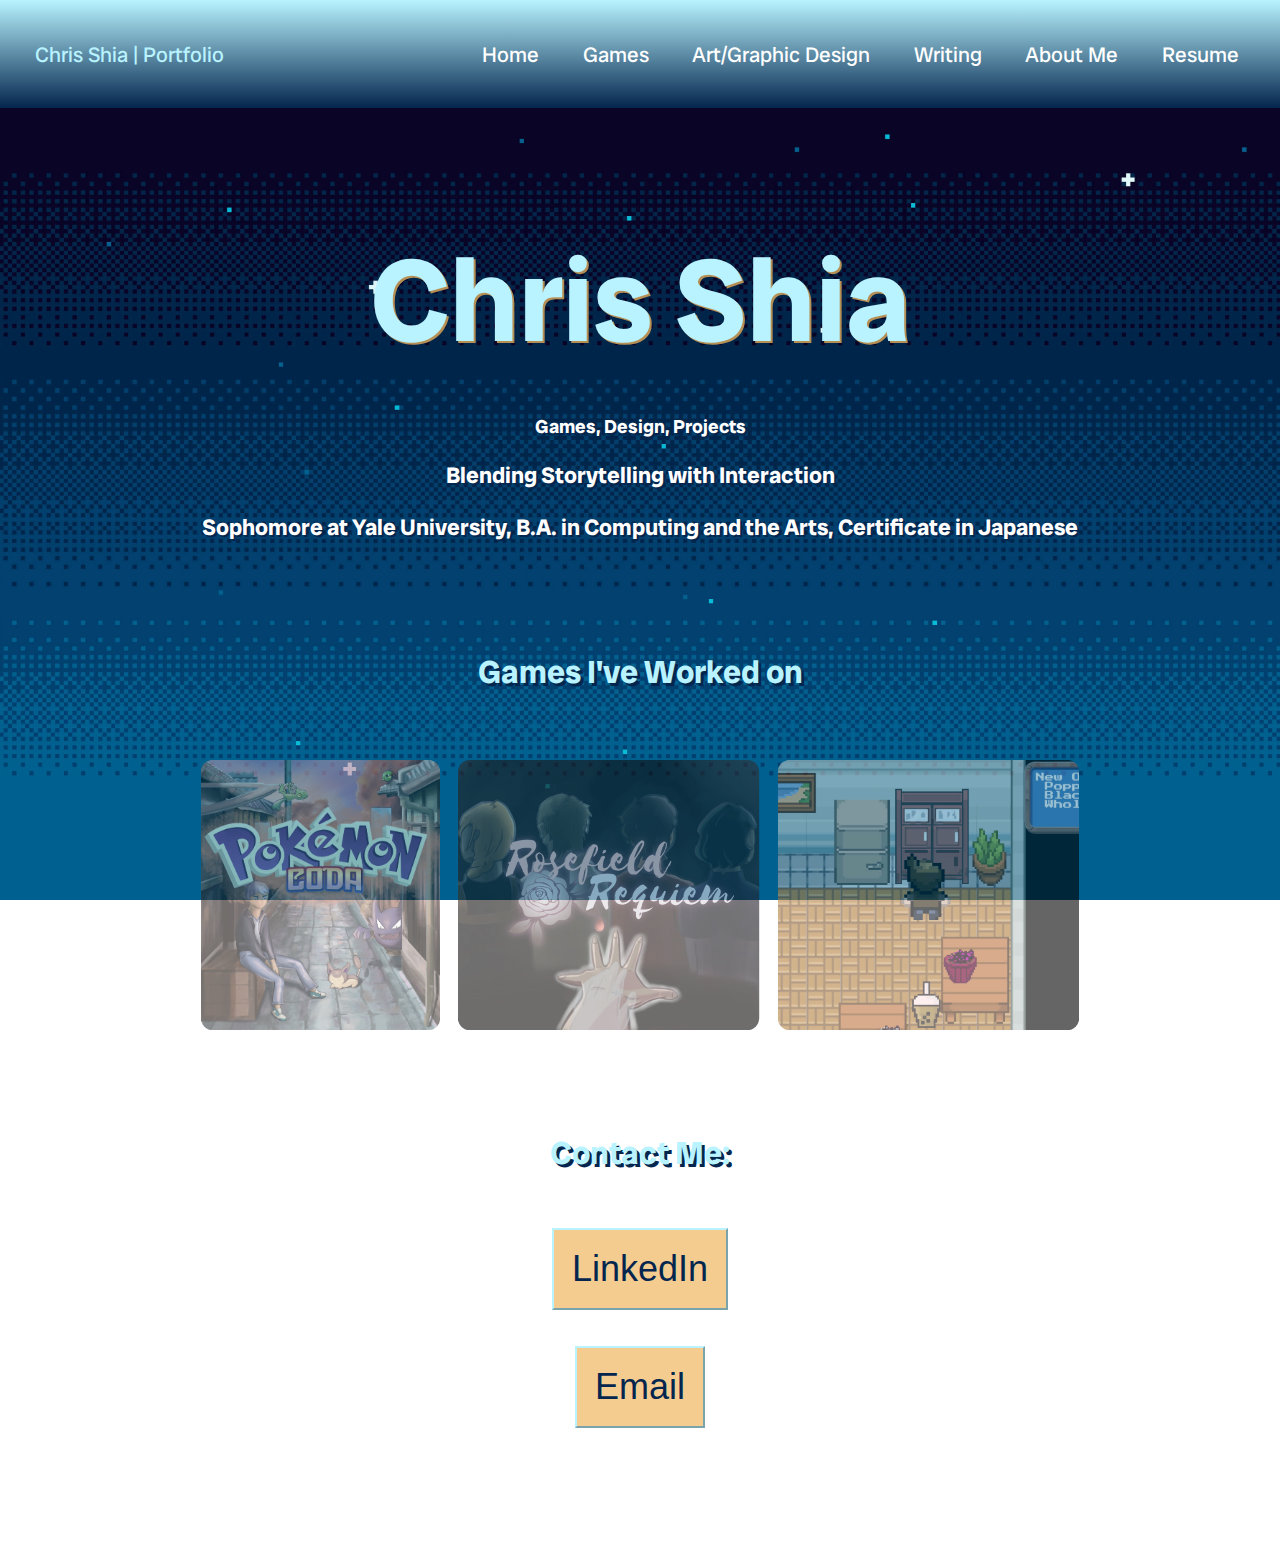
<file: index.html>
<!DOCTYPE html>
<html>
<head>
   

    <link href="https://cdn.jsdelivr.net/npm/bootstrap@5.2.3/dist/css/bootstrap.min.css" rel="stylesheet" integrity="sha384-rbsA2VBKQhggwzxH7pPCaAqO46MgnOM80zW1RWuH61DGLwZJEdK2Kadq2F9CUG65" crossorigin="anonymous">
    <script src="https://cdn.jsdelivr.net/npm/bootstrap@5.2.3/dist/js/bootstrap.bundle.min.js" integrity="sha384-kenU1KFdBIe4zVF0s0G1M5b4hcpxyD9F7jL+jjXkk+Q2h455rYXK/7HAuoJl+0I4" crossorigin="anonymous"></script>
    <link href="styles.css" rel="stylesheet">
    <link rel="preconnect" href="https://fonts.googleapis.com">
    <link rel="preconnect" href="https://fonts.gstatic.com" crossorigin>
    <link href="https://fonts.googleapis.com/css2?family=Radio+Canada+Big:ital,wght@0,400..700;1,400..700&display=swap" rel="stylesheet">

    <meta name="viewport" content="width=device-width, initial-scale=1.0">



    <title>Home | Chris Shia Portfolio </title>
    <meta name="generator" content="BBEdit 11.6" />
</head>

<body>



    <div class="navbar">
        <div class = name>
            <a href="index.html">Chris Shia | Portfolio</a>
        </div>
        <div class = items>
            <a href="index.html">Home</a>
            <a href="games.html">Games</a>
            <a href="art.html">Art/Graphic Design</a>
            <a href="writing.html">Writing</a>
            <a href="about.html">About Me</a>
            
            <a href="resume.pdf">Resume</a>
        </div>
    </div>

   <div class="main" style="justify-content:center;">
    <h5 style="margin-bottom:2vh;">Chris Shia</h5>
    
   </div>

   <div style="justify-content:center;"><h3>Games, Design, Projects</h3></div>

   <div style="justify-content:center;"><h3><p>Blending Storytelling with Interaction</p></h3></div>

   <div style="justify-content:center;"><h3><p>Sophomore at Yale University, B.A. in Computing and the Arts, Certificate in Japanese</p></h3></div>

   <br> <br>

    <h1>Games I've Worked on</h1>

    <div class="inspirations">
        <a href="pokemon.html">
            <div class = "focus"> 
                
            
                    <img class = "example" src="images/codatitlemedium.webp" alt="pokmeon"></img>
                    <div class = "label">Pokémon Coda</div>

            </div>
         </a>
         <a href="rosefield.html">
            <div class = "focus"> 
            
                <img class = "example" src="images/rosefield.webp" alt="rosefield"></img>
                <div class = "label">Rosefield Requiem</div>

            </div>
        </a>
        <a href="tapioca.html">
            <div class = "focus"> 
                    
                    <img class = "example" src="images/tapioca-time.webp" alt="insomnia"></img>
                    <div class = "label">Tapioca Time</div>

            </div>
         </a>

        


       




    </div>

    <h1>Contact Me:</h1>
        
   

    <div class="link" style="margin: 0 0.5vh;">
        <a href="https://www.linkedin.com/in/chris-shia-b0a20729b/" target="_blank">
            <button type="button" class="btn btn-outline-primary linkbutton">LinkedIn</button>
        </a>
    </div>

    


    <div class="link" style="margin-bottom: 10vh">
        <a href="mailto: chris.shia@yale.edu" target="_blank">
            <button type="button" class="btn btn-outline-primary linkbutton">Email</button>
        </a>
    </div>

    
   
</body>
</html>
</file>
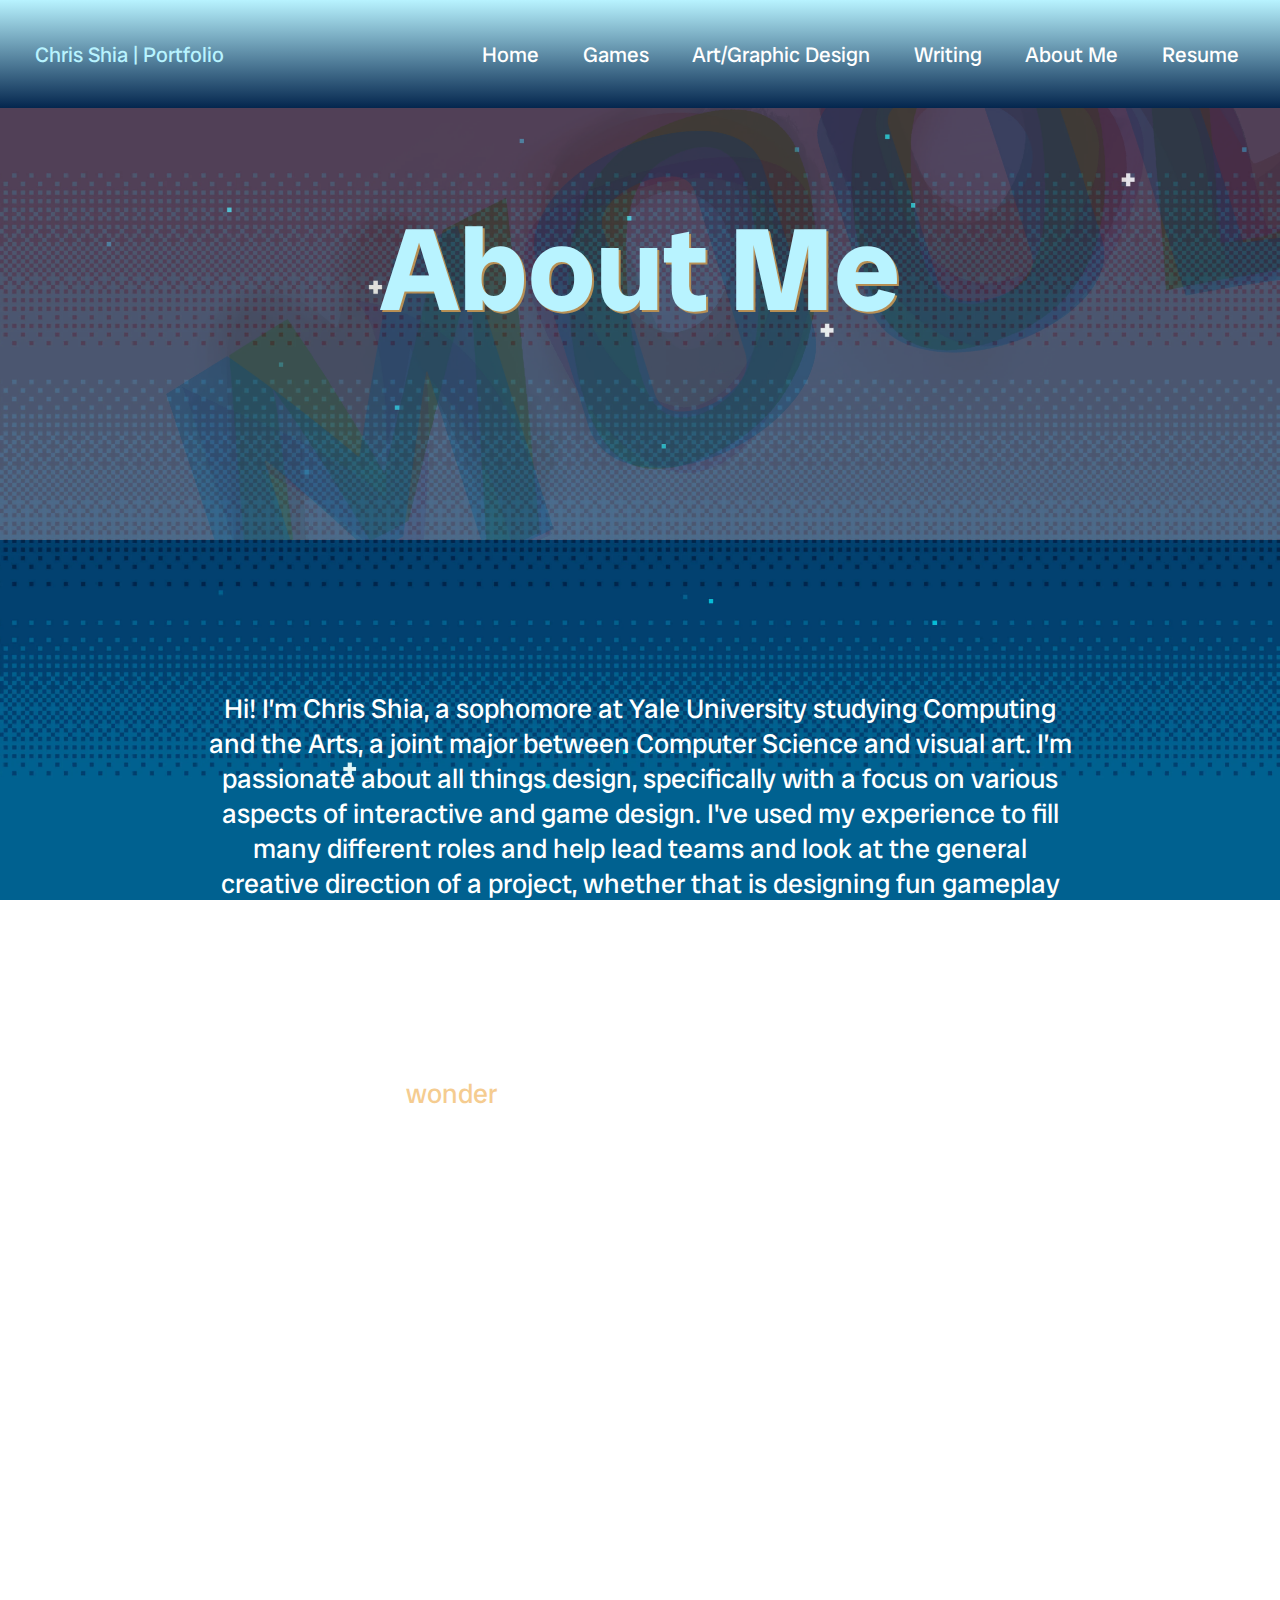
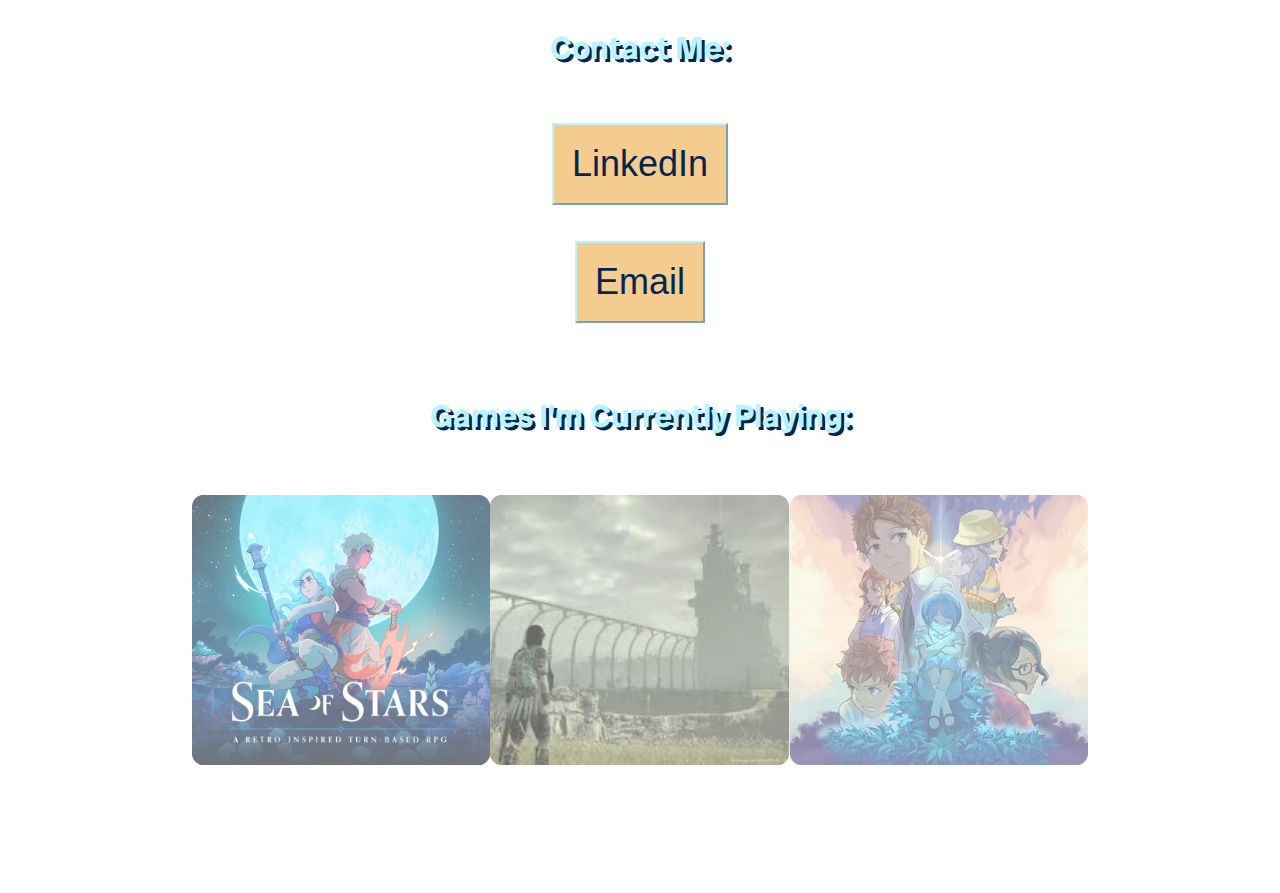
<file: about.html>
<!DOCTYPE html>
<html lang="en">
<head>

    <link rel="icon" type="image/x-icon" href="images/pfp.png">
   
   

    <link href="https://cdn.jsdelivr.net/npm/bootstrap@5.2.3/dist/css/bootstrap.min.css" rel="stylesheet" integrity="sha384-rbsA2VBKQhggwzxH7pPCaAqO46MgnOM80zW1RWuH61DGLwZJEdK2Kadq2F9CUG65" crossorigin="anonymous">
    <script src="https://cdn.jsdelivr.net/npm/bootstrap@5.2.3/dist/js/bootstrap.bundle.min.js" integrity="sha384-kenU1KFdBIe4zVF0s0G1M5b4hcpxyD9F7jL+jjXkk+Q2h455rYXK/7HAuoJl+0I4" crossorigin="anonymous"></script>
    <link href="styles.css" rel="stylesheet">
    <link rel="preconnect" href="https://fonts.googleapis.com">
    <link rel="preconnect" href="https://fonts.gstatic.com" crossorigin>
    <link href="https://fonts.googleapis.com/css2?family=Radio+Canada+Big:ital,wght@0,400..700;1,400..700&display=swap" rel="stylesheet">

    <meta name="viewport" content="width=device-width, initial-scale=1.0">
    <meta charset = "UTF-8">



    <title>About Me | Chris Shia Portfolio </title>
    <meta name="generator" content="BBEdit 11.6" />
    <script>
        function toggleMenu() {
        const items = document.querySelector('.items');
        const icon = document.querySelector('.icon');
        items.classList.toggle('show');
        icon.classList.toggle('change');
    }
    
    </script>
    </head>

<body>



    <div class="navbar">
        <div class="name">
            <a href="index.html">Chris Shia | Portfolio</a>
        </div>
    
        <div class="icon" onclick="toggleMenu()">
            <span></span>
            <span></span>
            <span></span>
        </div>
    
        <div class="items">
            <a href="index.html">Home</a>
            <a href="games.html">Games</a>
            <a href="art.html">Art/Graphic Design</a>
            <a href="writing.html">Writing</a>
            <a href="about.html">About Me</a>
            <a href="resume.pdf">Resume</a>
        </div>
    </div>
    

    <div class="banner">
        
        <img src="images/project1.webp" style="opacity:0.3" alt="" />
            <div class="inner">
                
                    <h5>About Me</h5>
                    
            </div>
    </div>
   

    <div class="main" style="margin-top:5vh;">

        
        <div class="intro">
            Hi! I’m Chris Shia, a sophomore at Yale University studying Computing and the Arts, a joint major between Computer Science and visual art. I’m passionate about all things design, specifically with a focus on various aspects of interactive and game design. I've used my experience to fill many different roles and help lead teams and look at the general creative direction of a project, whether that is designing fun gameplay loops, creating original promotional projects, developing UI/UX, or helping creative production and workflows.
            <br>
            <br>
            I always try to blend interaction with storytelling and put a magical twist on the mundane, and I love anything with a touch of the fantastical! I want to create <div class ="gamelabel">wonder</div> through the projects I work on, the same way I am so often entranced by media of all kinds. Some of my favorite interactive experiences, games like Unpacking and Coffee Talk, play with how the player interacts with the world and telling unique stories through interaction, gameplay, and systems. Through design and production, I hope to create experiences that allow the player/user to be immersed in virtual worlds. 
            <br>
            <br>
            Outside of design, I have a variety of passions and hobbies. I love creative writing and drawing on my iPad, and I also play the cello! I speak four languages and am currently working towards a Certificate in Japanese Langauge at Yale. I studied abroad in Osaka, Japan, for two months this past summer. I am also a fan of Ghibli movies and magical realism stories.
        </div>   
        
        
        
    </div>

    

        <h1>Contact Me:</h1>
        
   

        <div class="link" style="margin: 0 0.5vh;">
            <a href="https://www.linkedin.com/in/chris-shia-b0a20729b/" target="_blank">
                <button type="button" class="btn btn-outline-primary linkbutton">LinkedIn</button>
            </a>
        </div>

        
    

        <div class="link">
            <a href="mailto: chris.shia@yale.edu" target="_blank">
                <button type="button" class="btn btn-outline-primary linkbutton">Email</button>
            </a>
        </div>
    

   

    

    <h1>Games I'm Currently Playing:</h1>

    <div class="inspirations">
        <div class = "focus"> 
        
                <img class = "example" src="images/stars.webp" alt="animalcrossing"></img>
                <div class = "label">Sea of Stars</div>

         </div>
         <div class = "focus"> 
        
            <img class = "example" src="images/colossus.webp" alt="animalcrossing"></img>
            <div class = "label">Shadow of the Colossus</div>

         </div>
         <div class = "focus"> 
                
                <img class = "example" src="images/unbound.webp" alt="animalcrossing"></img>
                <div class = "label">A Space for the Unbound</div>

        </div>



       




    </div>
   
</body>
</html>
</file>
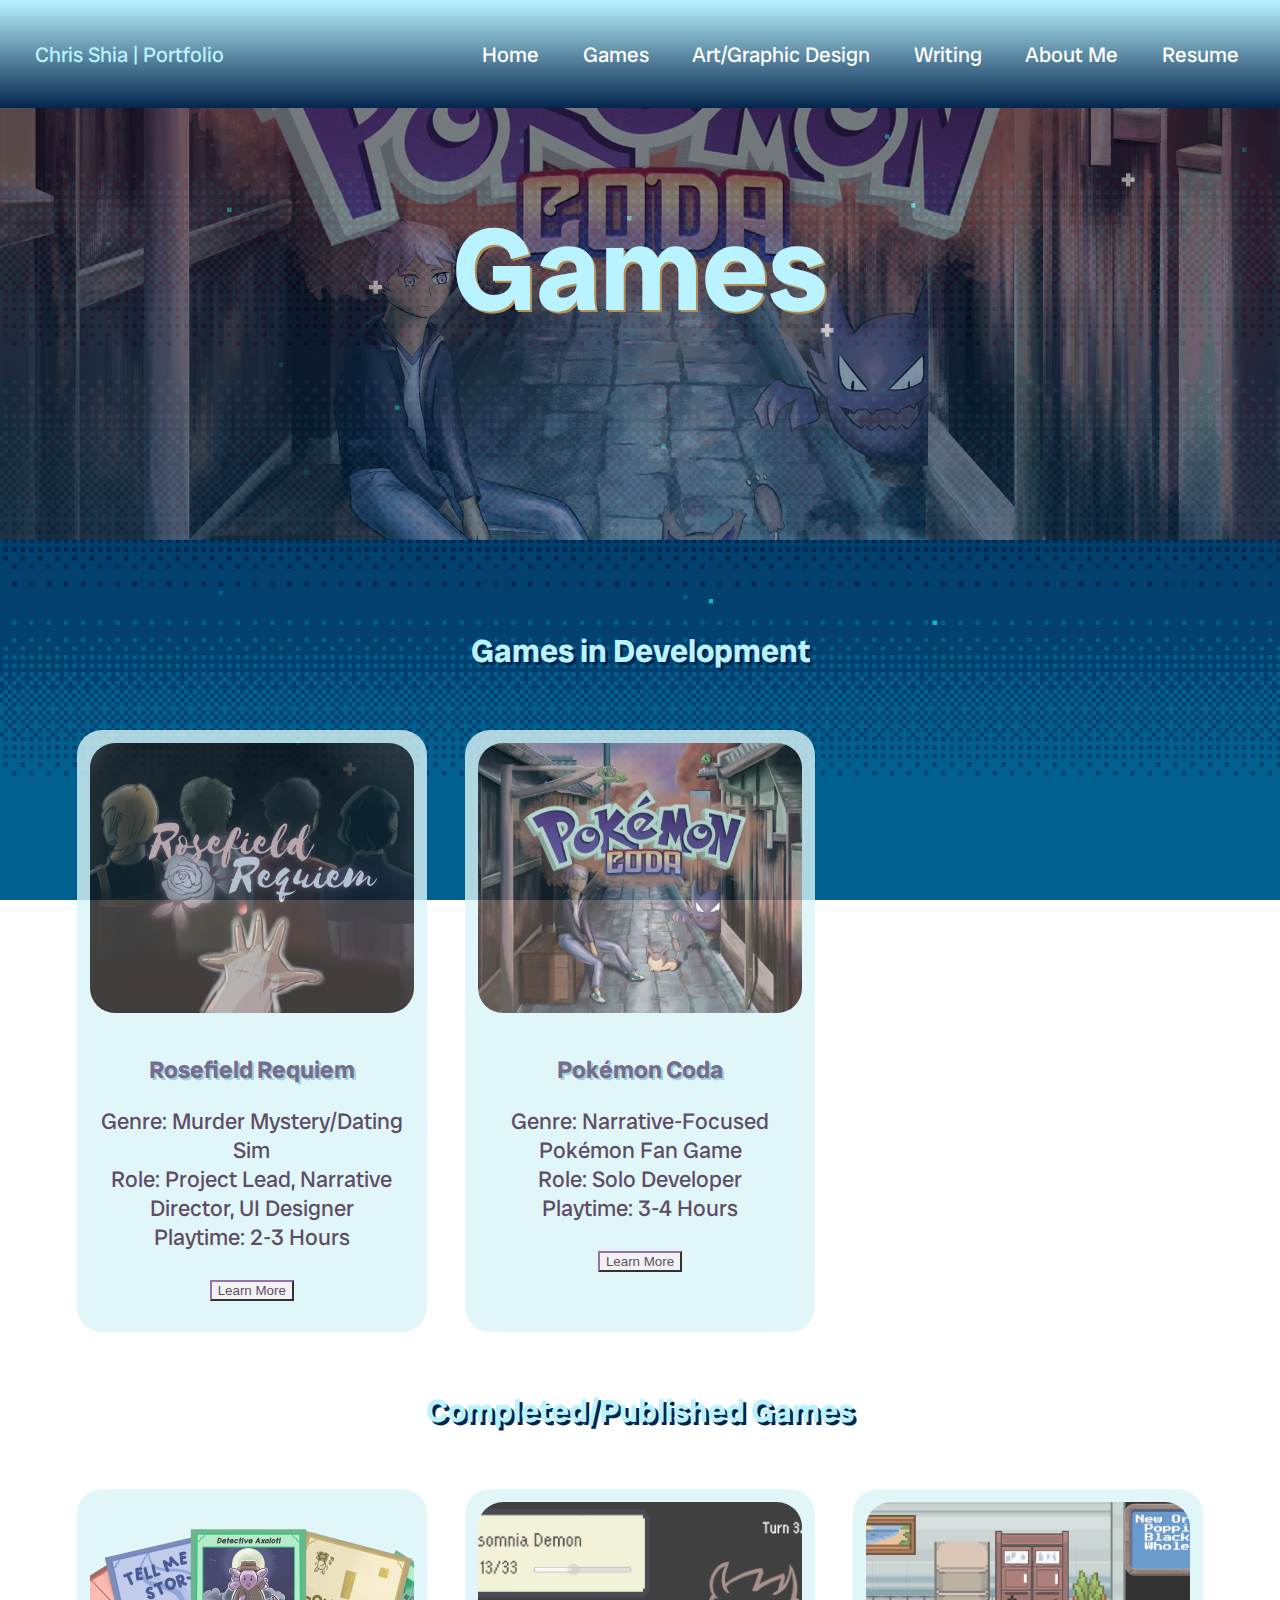
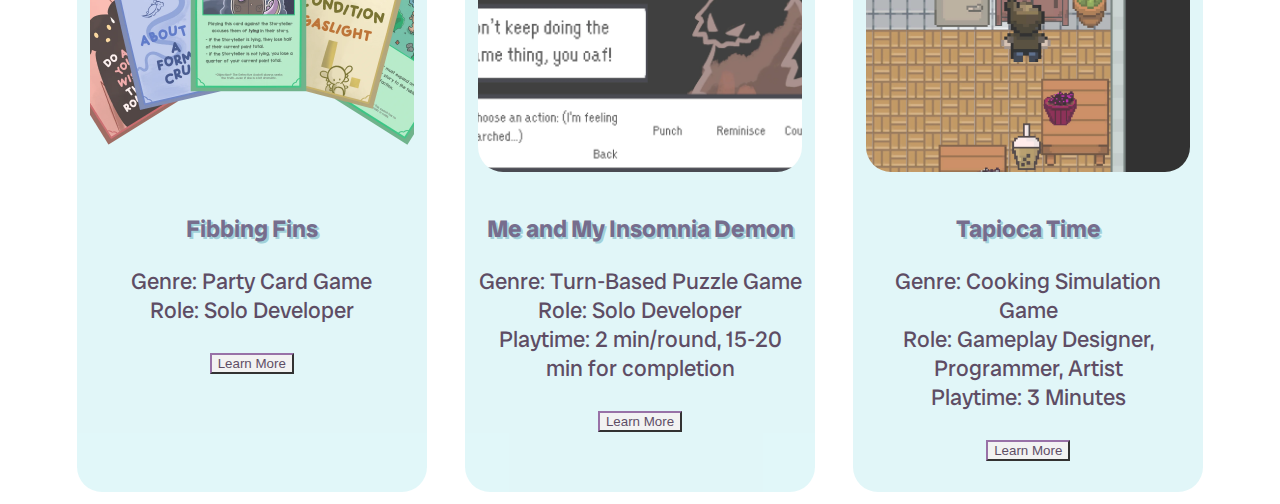
<file: games.html>
<!DOCTYPE html>
<html lang="en">
<head>

    <link rel="icon" type="image/x-icon" href="images/pfp.png">
   
   

    <link href="https://cdn.jsdelivr.net/npm/bootstrap@5.2.3/dist/css/bootstrap.min.css" rel="stylesheet" integrity="sha384-rbsA2VBKQhggwzxH7pPCaAqO46MgnOM80zW1RWuH61DGLwZJEdK2Kadq2F9CUG65" crossorigin="anonymous">
    <script src="https://cdn.jsdelivr.net/npm/bootstrap@5.2.3/dist/js/bootstrap.bundle.min.js" integrity="sha384-kenU1KFdBIe4zVF0s0G1M5b4hcpxyD9F7jL+jjXkk+Q2h455rYXK/7HAuoJl+0I4" crossorigin="anonymous"></script>
    <link href="styles.css" rel="stylesheet">
    <link rel="preconnect" href="https://fonts.googleapis.com">
    <link rel="preconnect" href="https://fonts.gstatic.com" crossorigin>
    <link href="https://fonts.googleapis.com/css2?family=Radio+Canada+Big:ital,wght@0,400..700;1,400..700&display=swap" rel="stylesheet">

    <meta name="viewport" content="width=device-width, initial-scale=1.0">
    <meta charset = "UTF-8">



    <title>Games | Chris Shia Portfolio </title>
    <meta name="generator" content="BBEdit 11.6" />
    <script>
        function toggleMenu() {
        const items = document.querySelector('.items');
        const icon = document.querySelector('.icon');
        items.classList.toggle('show');
        icon.classList.toggle('change');
    }
    
    </script>
    </head>

<body>



    <div class="navbar">
        <div class="name">
            <a href="index.html">Chris Shia | Portfolio</a>
        </div>
    
        <div class="icon" onclick="toggleMenu()">
            <span></span>
            <span></span>
            <span></span>
        </div>
    
        <div class="items">
            <a href="index.html">Home</a>
            <a href="games.html">Games</a>
            <a href="art.html">Art/Graphic Design</a>
            <a href="writing.html">Writing</a>
            <a href="about.html">About Me</a>
            <a href="resume.pdf">Resume</a>
        </div>
    </div>
    

   
    <div class="banner">
        
            <img src="images/codatitlemedium.webp" style = "opacity: 0.5; "  alt="" />
                <div class="inner">
                    
                        <h5>Games</h5>
                        
                </div>

    
    </div>

    <h1>Games in Development</h1>

    <div class="gallery">
        <div class="item">       
            <img src="images/rosefield.webp" alt = "rosefield">
            <h2>Rosefield Requiem</h2>
            <p> Genre: Murder Mystery/Dating Sim <br> Role: Project Lead, Narrative Director, UI Designer
            <br> Playtime: 2-3 Hours
            </p>
            <a href="rosefield.html">
            <button type="button" class="btn btn-outline-primary mybutton">Learn More</button>
            </a>
            
        </div>
        
        <div class="item"> 
            <img src="images/codatitle.webp" alt = "rosefield">
            <h2>Pokémon Coda</h2>
            <p> Genre: Narrative-Focused Pokémon Fan Game <br> Role: Solo Developer
                <br> Playtime: 3-4 Hours </p>
            <a href="pokemon.html">
            <button type="button" class="btn btn-outline-primary mybutton">Learn More</button>
            </a>


        </div>


    </div>
    <h1>Completed/Published Games</h1>
    <div class="gallery">
        <div class="item"> 
            <img src="images/Showcase.webp" alt = "rosefield">
            <h2>Fibbing Fins</h2>
            <p> Genre: Party Card Game <br> Role: Solo Developer
            
            </p>
            <a href="fibbingfins.html">
            <button type="button" class="btn btn-outline-primary mybutton">Learn More</button>
            </a>
            
        
        </div>
        <div class="item"> 
            <img src="images/insomnia-battle2.webp" alt = "rosefield">
            <h2>Me and My Insomnia Demon</h2>
            <p> Genre: Turn-Based Puzzle Game <br> Role: Solo Developer <br> Playtime: 2 min/round, 15-20 min for completion
            
            </p>
            <a href="insomnia.html">
            <button type="button" class="btn btn-outline-primary mybutton">Learn More</button>
            </a>
        </div>
        <div class="item"> 
            <img src="images/tapioca-time.webp" alt = "rosefield">
            <h2>Tapioca Time</h2>
            <p> Genre: Cooking Simulation Game <br> Role: Gameplay Designer, Programmer, Artist <br>Playtime: 3 Minutes
            
            </p>
            
            </p>
            <a href="tapioca.html">
            <button type="button" class="btn btn-outline-primary mybutton">Learn More</button>
            </a>


        </div>
    </div>




   
</body>
</html>
</file>
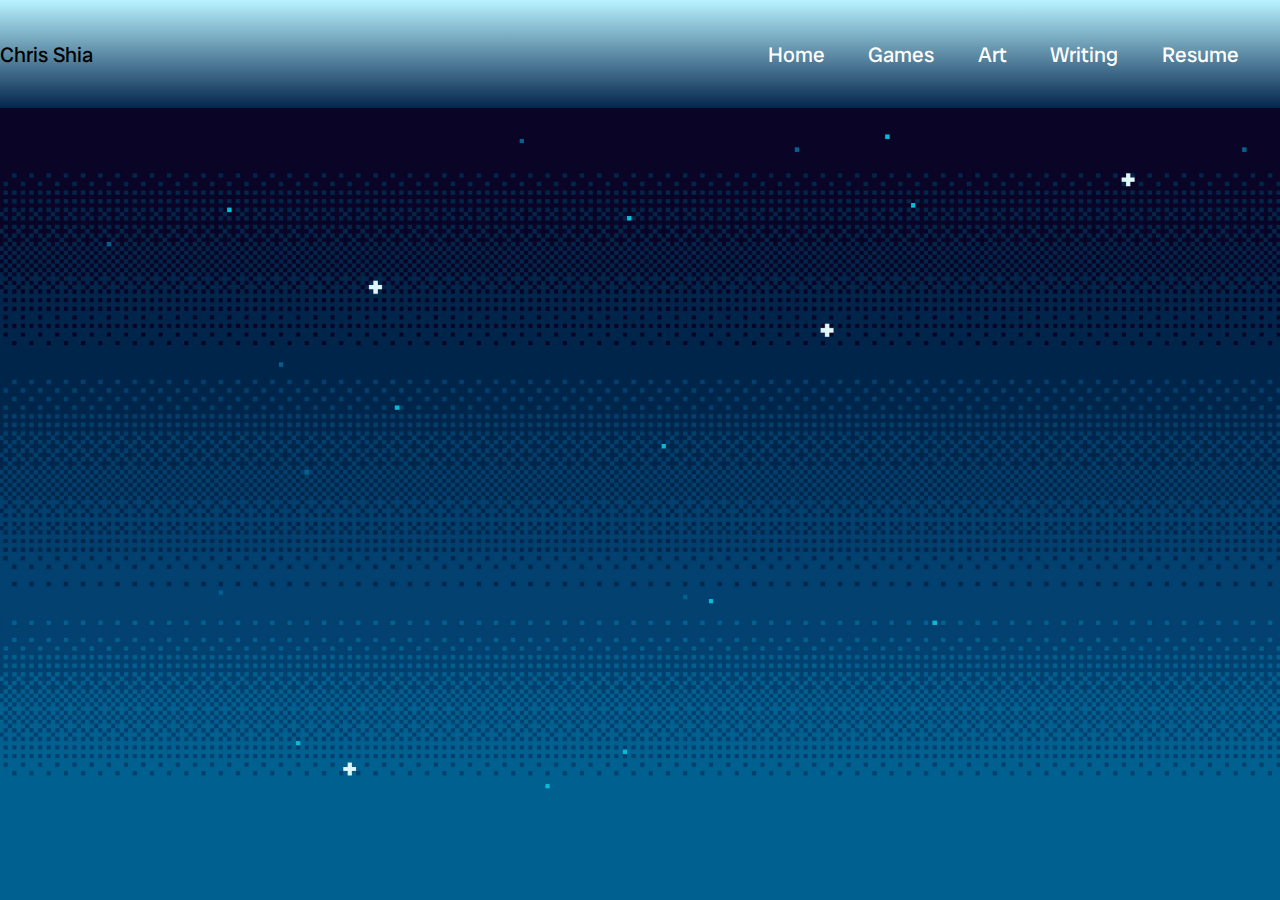
<file: home.html>
<!DOCTYPE html>
<html>
<head>
   

    <link href="https://cdn.jsdelivr.net/npm/bootstrap@5.2.3/dist/css/bootstrap.min.css" rel="stylesheet" integrity="sha384-rbsA2VBKQhggwzxH7pPCaAqO46MgnOM80zW1RWuH61DGLwZJEdK2Kadq2F9CUG65" crossorigin="anonymous">
    <script src="https://cdn.jsdelivr.net/npm/bootstrap@5.2.3/dist/js/bootstrap.bundle.min.js" integrity="sha384-kenU1KFdBIe4zVF0s0G1M5b4hcpxyD9F7jL+jjXkk+Q2h455rYXK/7HAuoJl+0I4" crossorigin="anonymous"></script>
    <link href="styles.css" rel="stylesheet">
    <link rel="preconnect" href="https://fonts.googleapis.com">
    <link rel="preconnect" href="https://fonts.gstatic.com" crossorigin>
    <link href="https://fonts.googleapis.com/css2?family=Radio+Canada+Big:ital,wght@0,400..700;1,400..700&display=swap" rel="stylesheet">

    <meta name="viewport" content="initial-scale=1, width=device-width">



    <title>Home | Chris Shia Portfolio </title>
    <meta name="generator" content="BBEdit 11.6" />
</head>

<body>

    <div class="navbar">
        <div class = name>
            Chris Shia
        </div>
        <div class = items>
            <a href="home.html">Home</a>
            <a href="games.html">Games</a>
            <a href="art.html">Art</a>
            <a href="writing.html">Writing</a>
            <a href="resume.html">Resume</a>
        </div>
    </div>
   
</body>
</html>
</file>
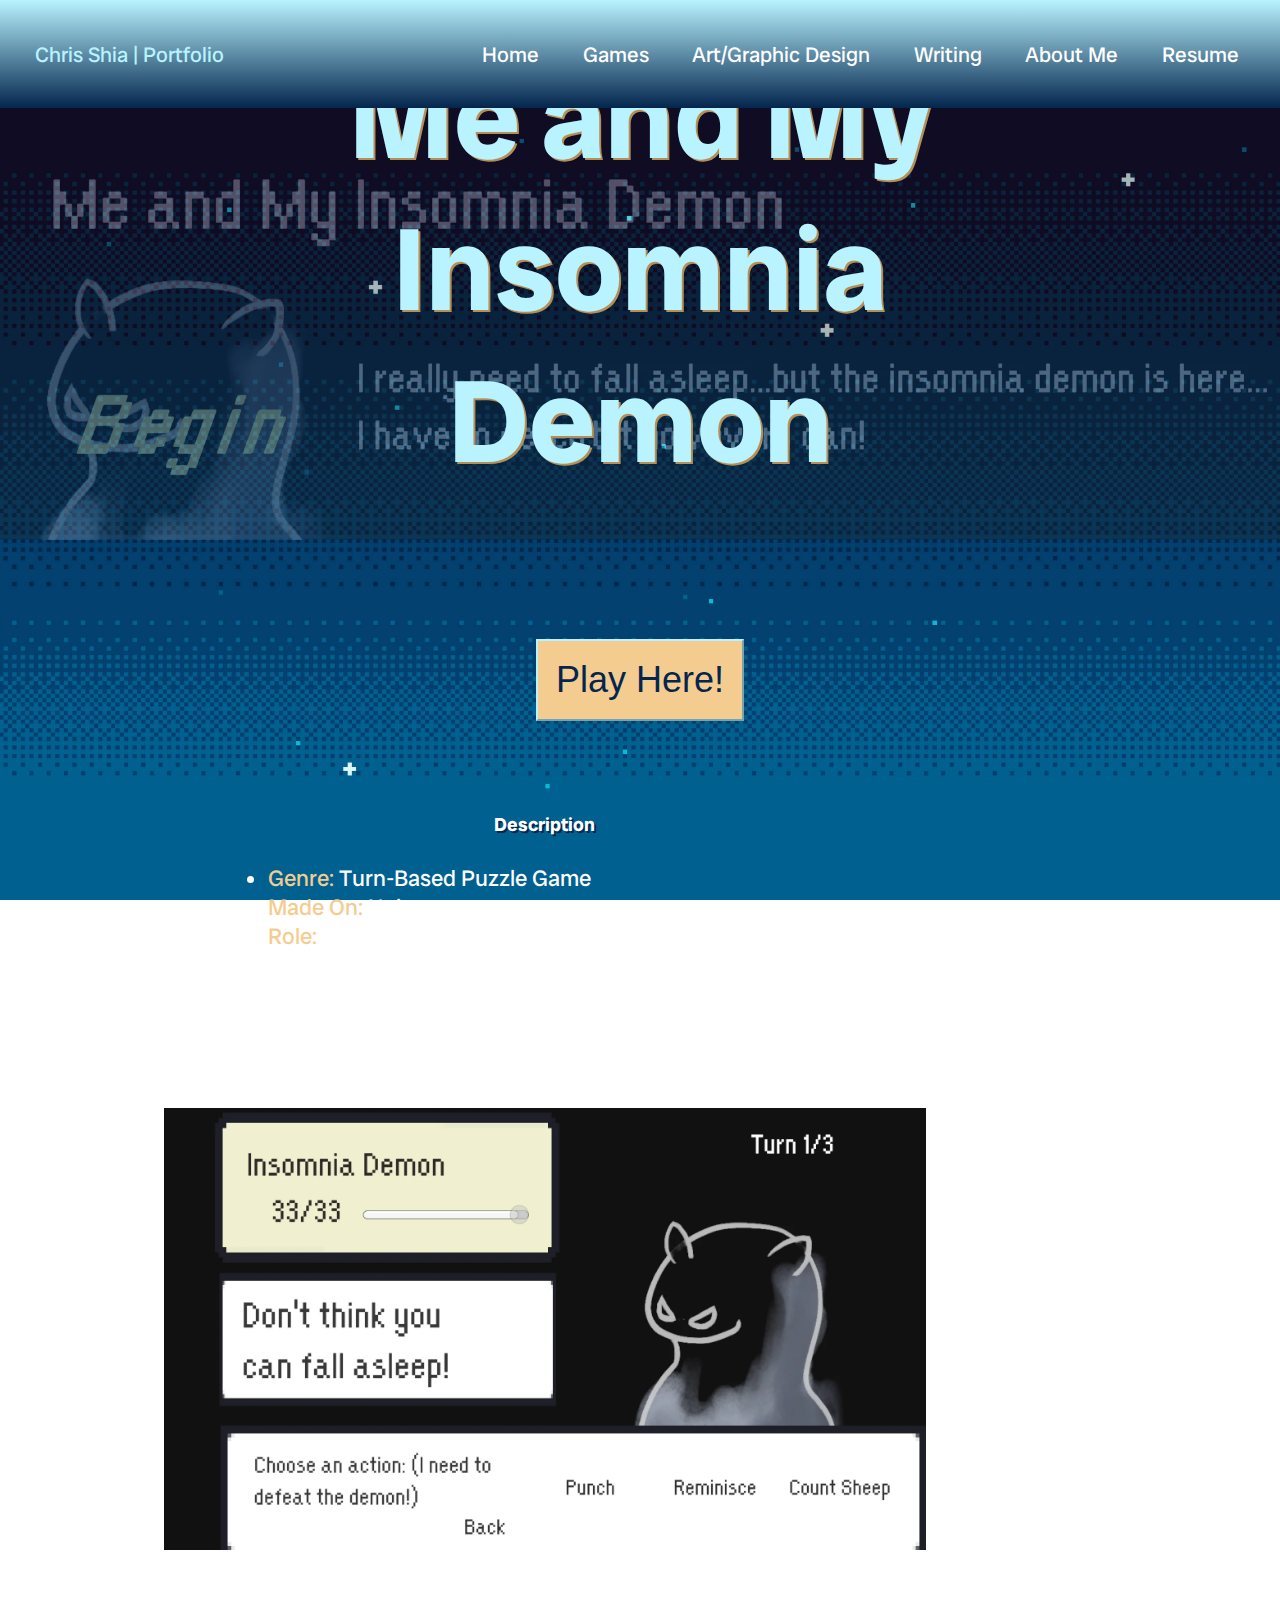
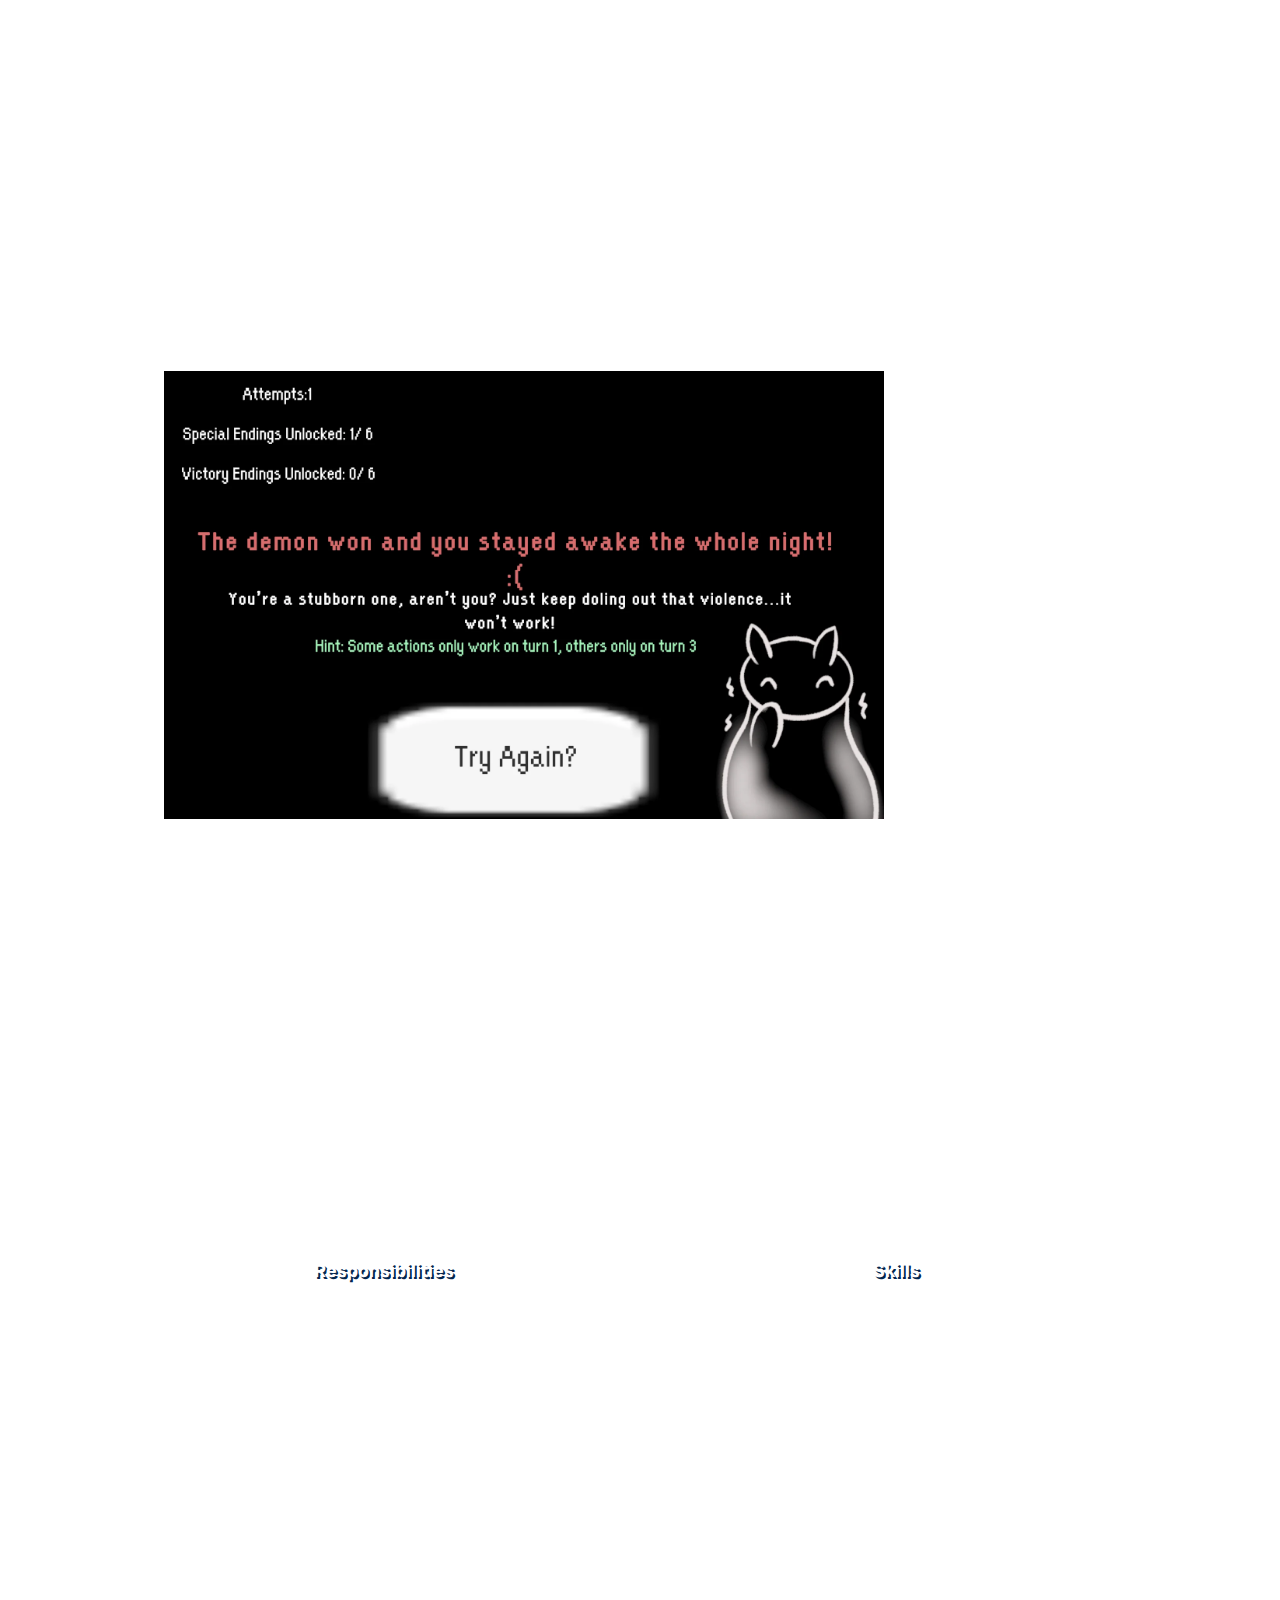
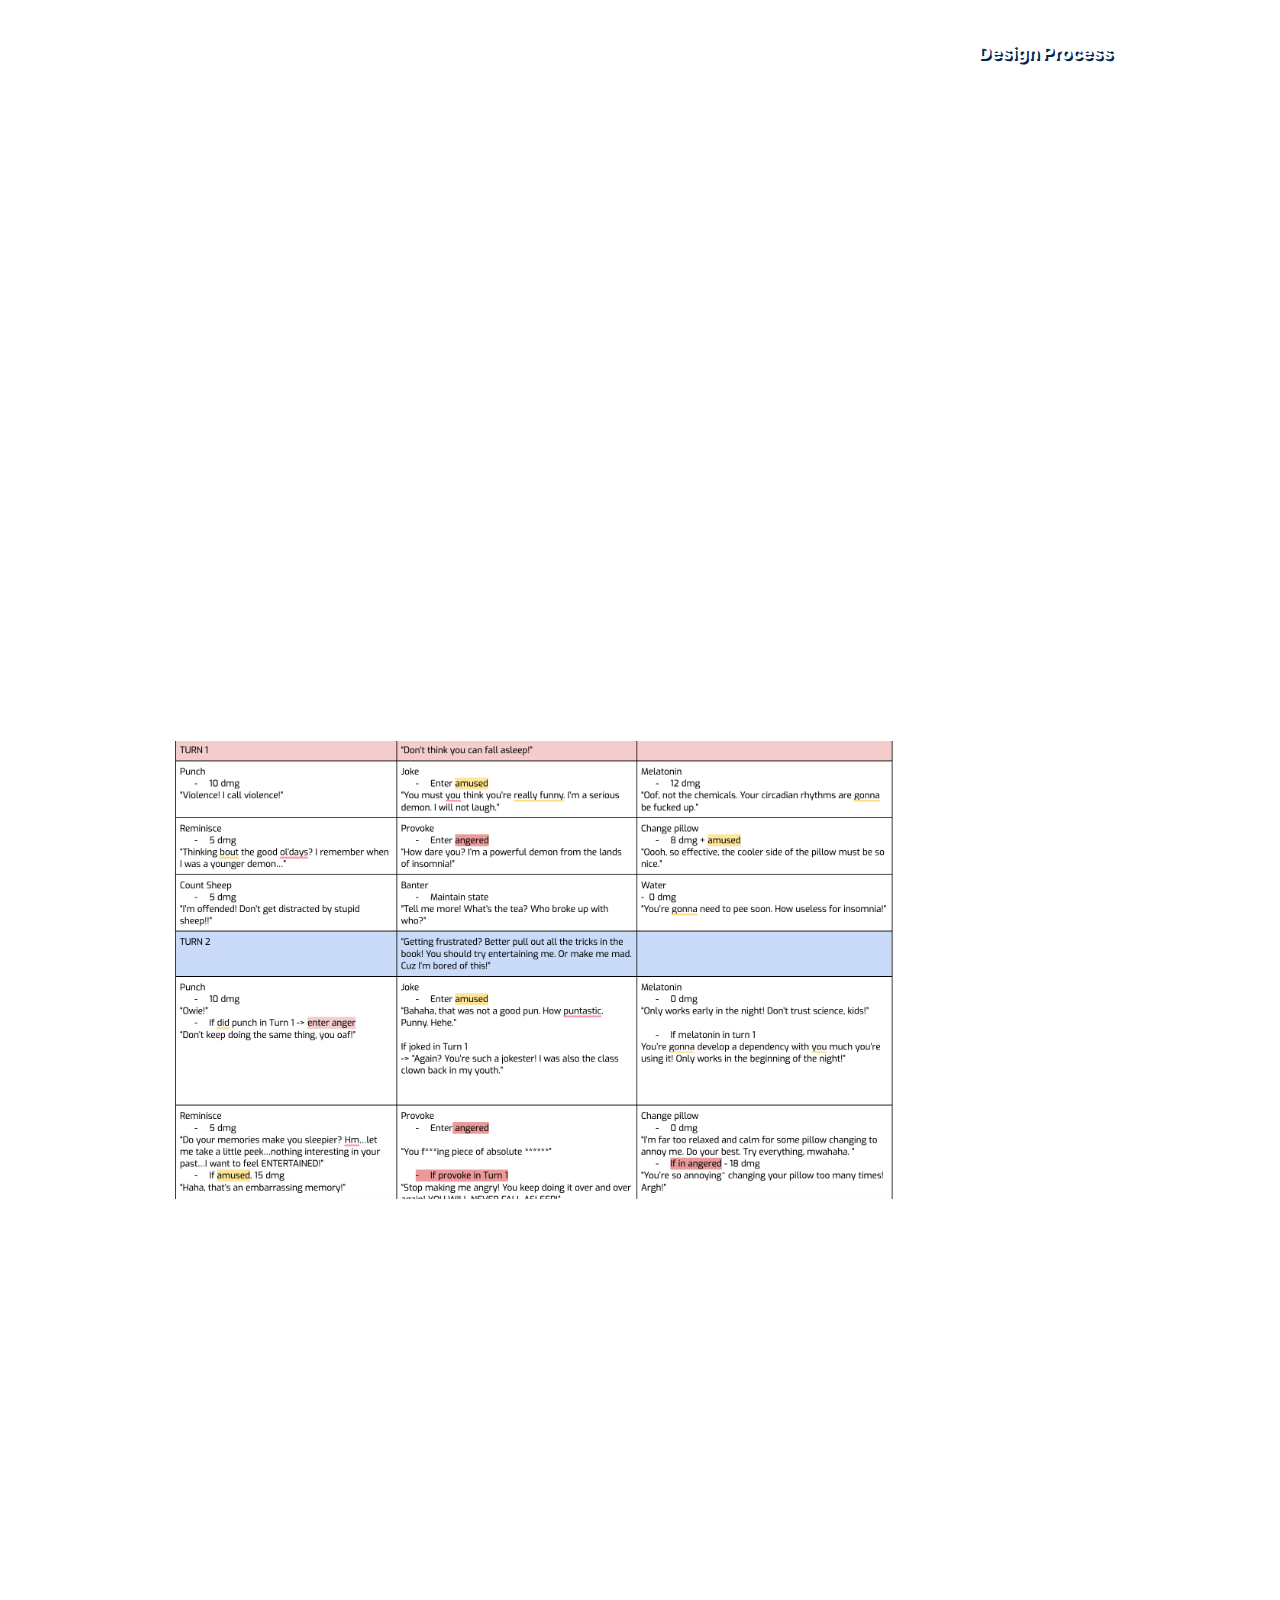
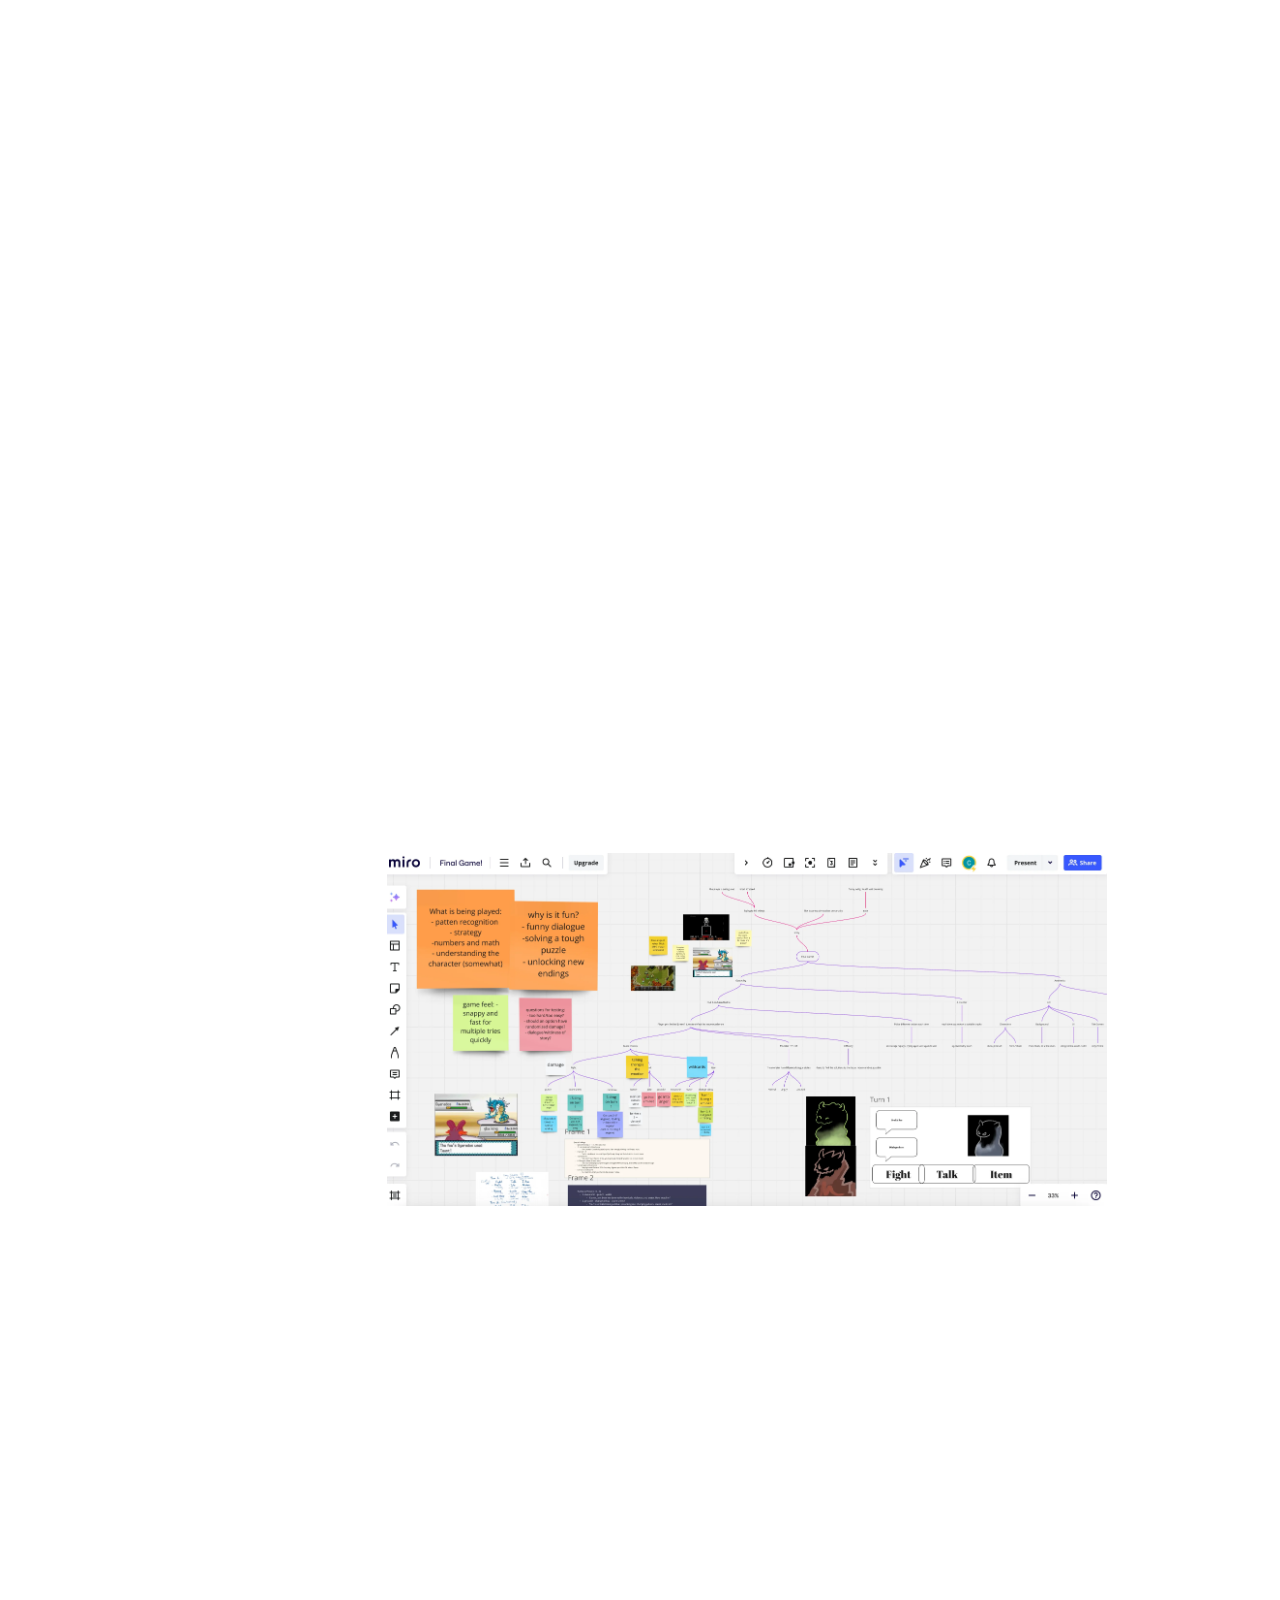
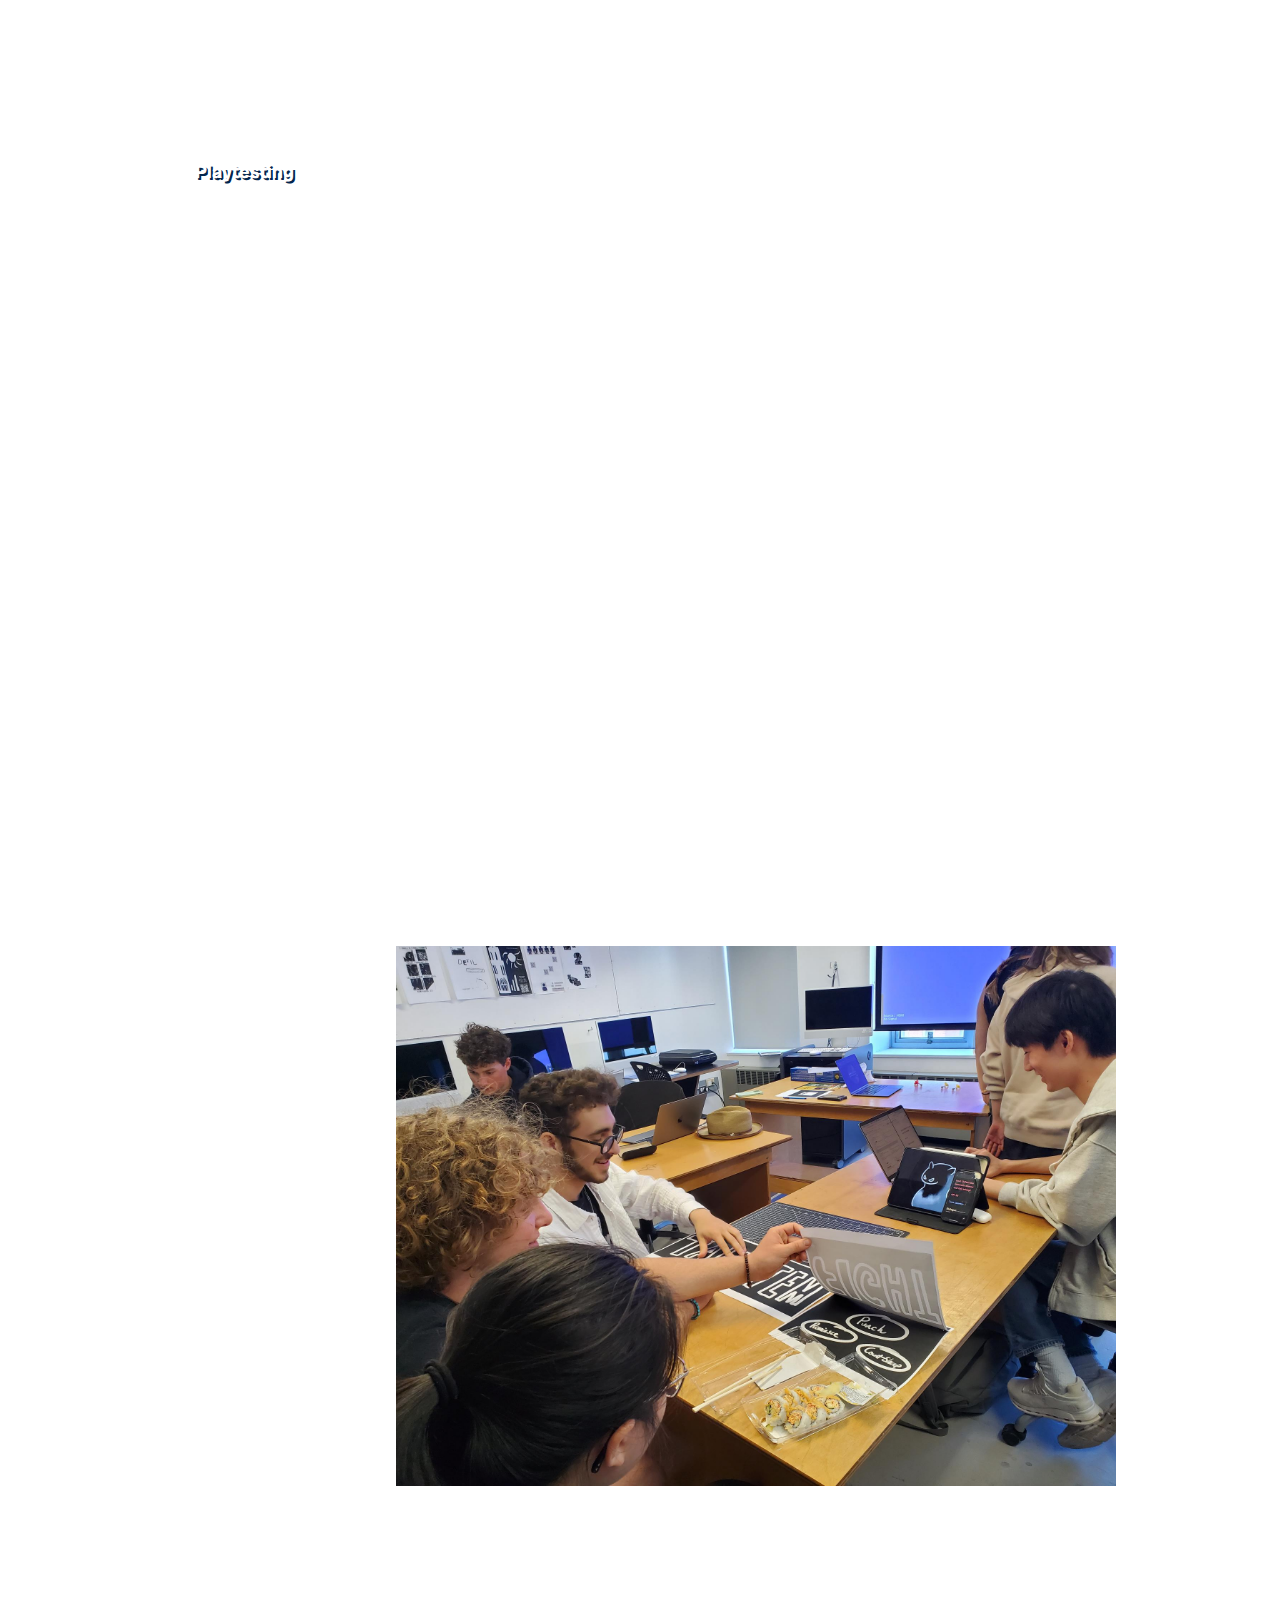
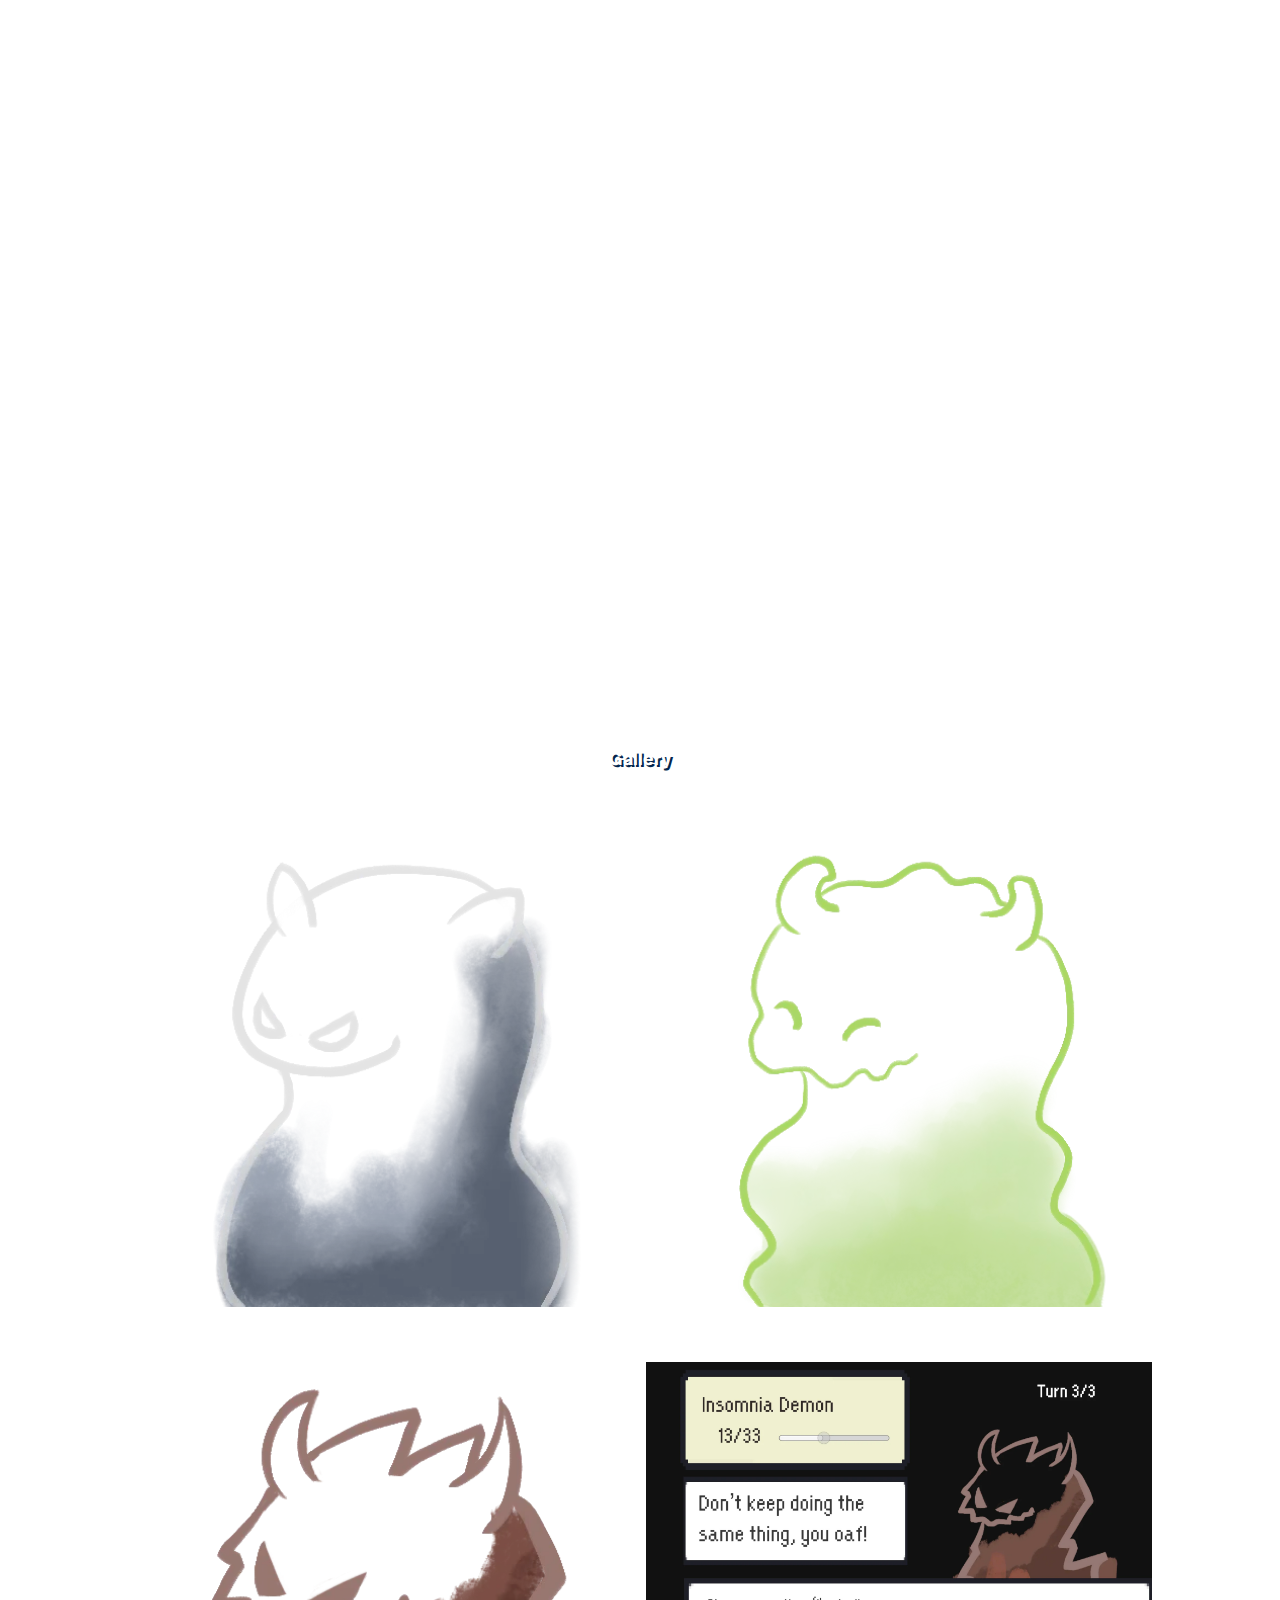
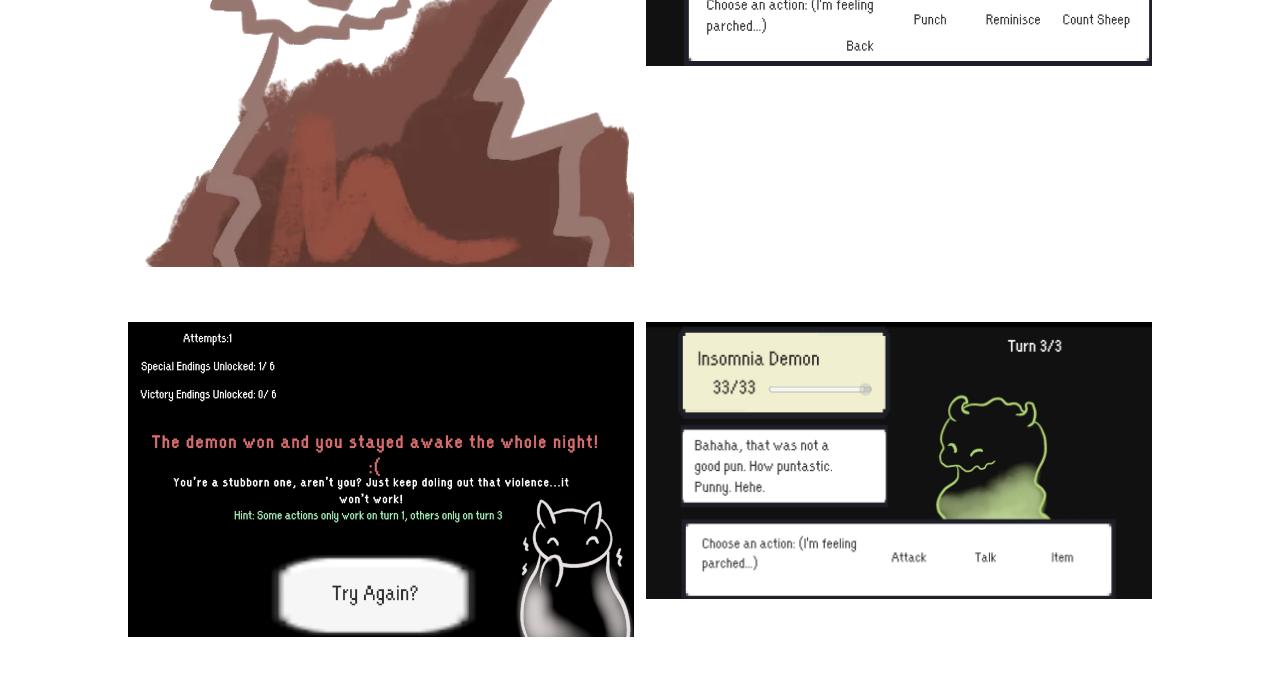
<file: insomnia.html>
<!DOCTYPE html>
<html lang="en">
<head>

    <link rel="icon" type="image/x-icon" href="images/pfp.png">
   
   

    <link href="https://cdn.jsdelivr.net/npm/bootstrap@5.2.3/dist/css/bootstrap.min.css" rel="stylesheet" integrity="sha384-rbsA2VBKQhggwzxH7pPCaAqO46MgnOM80zW1RWuH61DGLwZJEdK2Kadq2F9CUG65" crossorigin="anonymous">
    <script src="https://cdn.jsdelivr.net/npm/bootstrap@5.2.3/dist/js/bootstrap.bundle.min.js" integrity="sha384-kenU1KFdBIe4zVF0s0G1M5b4hcpxyD9F7jL+jjXkk+Q2h455rYXK/7HAuoJl+0I4" crossorigin="anonymous"></script>
    <link href="styles.css" rel="stylesheet">
    <link rel="preconnect" href="https://fonts.googleapis.com">
    <link rel="preconnect" href="https://fonts.gstatic.com" crossorigin>
    <link href="https://fonts.googleapis.com/css2?family=Radio+Canada+Big:ital,wght@0,400..700;1,400..700&display=swap" rel="stylesheet">

    <meta name="viewport" content="width=device-width, initial-scale=1.0">
    <meta charset = "UTF-8">



    <title>Me and the Insomnia Demon | Chris Shia Portfolio </title>
    <meta name="generator" content="BBEdit 11.6" />
    <script>
        function toggleMenu() {
        const items = document.querySelector('.items');
        const icon = document.querySelector('.icon');
        items.classList.toggle('show');
        icon.classList.toggle('change');
    }
    
    </script>
    </head>

<body>



    <div class="navbar">
        <div class="name">
            <a href="index.html">Chris Shia | Portfolio</a>
        </div>
    
        <div class="icon" onclick="toggleMenu()">
            <span></span>
            <span></span>
            <span></span>
        </div>
    
        <div class="items">
            <a href="index.html">Home</a>
            <a href="games.html">Games</a>
            <a href="art.html">Art/Graphic Design</a>
            <a href="writing.html">Writing</a>
            <a href="about.html">About Me</a>
            <a href="resume.pdf">Resume</a>
        </div>
    </div>
    

   
    <div class="banner">
        
        <img src="images/insomnia/insomnia-title.webp" style = "opacity: 0.3; " alt="" />
            <div class="inner">
                
                    <h5>Me and My Insomnia Demon</h5>
                    
            </div>

    
    </div>

    <div class="link">
        <a href="https://play.unity.com/en/games/1646be99-e3ef-4671-9d70-695c387ffce1/me-and-my-insomnia-demon" target="_blank">
            <button type="button" class="btn btn-outline-primary linkbutton">Play Here!</button>
        </a>
    </div>

   

    <div class="section">

        <div class = "text">
            <h3> Description </h3>
        <ul>
            <li><div class ="gamelabel">Genre:</div> Turn-Based Puzzle Game</li>
            <li><div class ="gamelabel">Made On:</div> Unity</li>
            <li><div class ="gamelabel">Role:</div>  Solo Developer</li>
           
            <li>Made for the class ART007, "Art of the Game" in 2024 in three weeks.</li>
            
        </ul>
        </div>
        <img src="images/insomnia/insomnia-battle.webp" > 

    </div>

    <div class = "section" style="align-items:center">

        <img src="images/insomnia/insomnia-end.webp" > 

        <div class = "text">
        
        <p style="text-align:center;">
            
            How can you fall asleep? When the insomnia demon is haunting you, better pull out all the tricks in the book. Within three turns, the player must experiment with different options. Should you take melatonin, and then count sheep? Or drink water, and then punch the demon? As the player tries over and over again, they will learn to recognize patterns in each move's effects and unlock various endings based on their choices. Try to defeat the demon with any means possible!
        
        </p> 
        
        </div>
        
    </div>
    <div class="section">

        <div class = "text">
            <h3> Responsibilities </h3>
        <ul>
            <li>Create turn-based battle system</li>
            <li>Plan and test solutions for the puzzles</li>
            <li>Playtest and adjust balancing for difficulty</li>
            <li>Create original assets</li>
           
           
            
        </ul>
        </div>
        <div class = "text">
            <h3> Skills </h3>
        <ul>
            <li>Gameplay Design</li>
            <li>Unity/C#</li>
            <li>Puzzle Design</li>
            <li>UI Design</li>
            <li>Digital Art</li>
           
        </ul>
        </div>

    </div>
    <div class="section" style="align-items:center">
  
       <div class = "process">
        <img src="images/insomnia/plan.webp">
        <div class = "processlabel">Planning Document for Turns and Actions</div>
        </div>

        
        <div class = "text">
            <h3>Design Process</h3>
            <br>
            <p>When it came time for the final project of my game design class, I knew I didn't have too much time. I had around three weeks to make a game, so I decided to keep it simple. I was inspired by my own battles against insomnia, which often do feel like a frustruating battle with a voice in my head.</p>
            
            <p>I have always loved turn-based games like Fire Emblem and Pokémon, so I wanted to make a game that is only one battle. In this battle, the player must remember patterns and discern the few solutions to victory against the demon by lowering its HP to 0. Each action has a unique effect and damage, sometimes changing based on the turn or the emotional state of the demon. For example, drinking water on turn 3 gives bonus damage.</p>
            
            
            
        </div>
    </div>

    <div class="section" style="align-items:center">
  
        
        <div class = "text">
            
            <br>
            
            <p>I created a Miro board to collect influences and then planned out the possible actions on each turn. With nine actions available over three turns and only a handful of solutions, the game became about how much information the player gains each playthrough and how long they will keep trying before they give up.</p>
            
            <p>The game is similar to an arcade game, where the player must try over and over again to unlock new things and learn the tricks to the game.</p>
            
           
            
        </div>
        <div class="process">
        <img src="images/insomnia/miro.webp">
        <div class="processlabel">Miro Board</div>

        </div>
    </div>

    <div class="section" style="align-items:center">

        <div class = "text">
            <h3>Playtesting</h3>
            <br>
            <p>I made a playable prototype by printing out pieces of paper for each action and then allowing players to flip them up to imitate the buttons in game. I used my phone and iPad as the user interfaces, so I can modify the information displayed in real time.</p>
            <p>Through playtesting, I learned how much the semantic aspect of the game played a huge role. The players would discuss what each option means and how to interpret the demon's words.</p>
            <p>I also learned how much importance little victories have to the players, so I implemented special, non victory endings and also giving out more hints through the demon's dialogue and end of playthrough.</p>
            <p>I continued to tweak difficulty in the number of solutions available through playtesting, as the game can sometimes feel frustruating, but I wanted to make sure the player does not give up so quickly that they do not see at least a few endings.</p>
            
          
        </div>
        <img src="images/insomnia/Test 1.webp">
    </div>

  

    <h3>Gallery</h3>

        <div class="artgallery" style=" margin-inline: 10vw; grid-template-columns: repeat(auto-fill, minmax(50vh, 1fr));">

            <div class="artitem">
                <a href="images/insomnia/Neutral.webp" target="_blank">
                    <img src="images/insomnia/Neutral.webp" alt="">
                </a>
                
            </div>

            <div class="artitem">
                <a href="images/insomnia/Happy.webp" target="_blank">
                    <img src="images/insomnia/Happy.webp" alt="">
                </a>
                
            </div>

            <div class="artitem">
                <a href="images/insomnia/Angry.webp" target="_blank">
                    <img src="images/insomnia/Angry.webp" alt="">
                </a>
                
            </div>

            <div class="artitem">
                <a href="images/insomnia-battle2.webp" target="_blank">
                    <img src="images/insomnia-battle2.webp" alt="">
                </a>
                
            </div>

            <div class="artitem">
                <a href="images/insomnia/insomnia-end.webp" target="_blank">
                    <img src="images/insomnia/insomnia-end.webp" alt="">
                </a>
                
            </div>

            <div class="artitem">
                <a href="images/insomnia/insomnia-battle3.webp" target="_blank">
                    <img src="images/insomnia/insomnia-battle3.webp" alt="">
                </a>
                
            </div>



        </div>    

        <div class="section"></div>
        

        

   
</body>
</html>
</file>
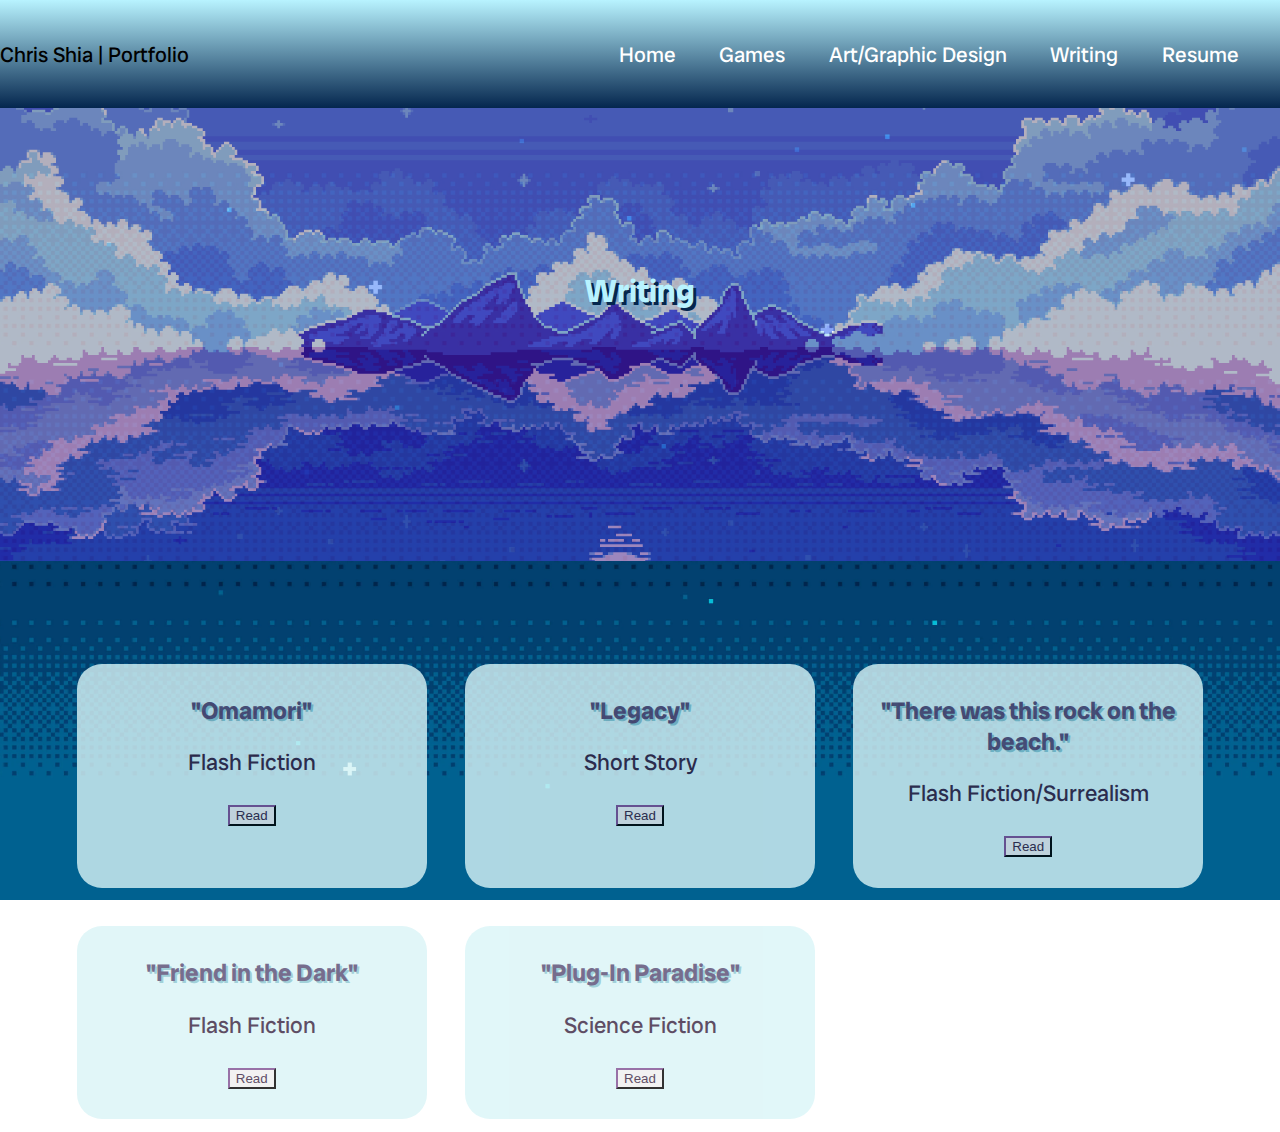
<file: writing.html>
!DOCTYPE html>
<html>
<head>
   

    <link href="https://cdn.jsdelivr.net/npm/bootstrap@5.2.3/dist/css/bootstrap.min.css" rel="stylesheet" integrity="sha384-rbsA2VBKQhggwzxH7pPCaAqO46MgnOM80zW1RWuH61DGLwZJEdK2Kadq2F9CUG65" crossorigin="anonymous">
    <script src="https://cdn.jsdelivr.net/npm/bootstrap@5.2.3/dist/js/bootstrap.bundle.min.js" integrity="sha384-kenU1KFdBIe4zVF0s0G1M5b4hcpxyD9F7jL+jjXkk+Q2h455rYXK/7HAuoJl+0I4" crossorigin="anonymous"></script>
    <link href="styles.css" rel="stylesheet">
    <link rel="preconnect" href="https://fonts.googleapis.com">
    <link rel="preconnect" href="https://fonts.gstatic.com" crossorigin>
    <link href="https://fonts.googleapis.com/css2?family=Radio+Canada+Big:ital,wght@0,400..700;1,400..700&display=swap" rel="stylesheet">

    <meta name="viewport" content="width=device-width, initial-scale=1.0">



    <title>Writing | Chris Shia Portfolio </title>
    <meta name="generator" content="BBEdit 11.6" />
</head>

<body>

    <div class="navbar">
        <div class = name>
            Chris Shia | Portfolio
        </div>
        <div class = items>
            <a href="index.html">Home</a>
            <a href="games.html">Games</a>
            <a href="art.html">Art/Graphic Design</a>
            <a href="writing.html">Writing</a>
            <a href="resume.html">Resume</a>
        </div>
    </div>

    <div class="banner">
        
        <img src="images/placeholder.png" alt="" />
            <div class="inner">
                
                    <h1>Writing</h1>
                    
            </div>
    </div>

    <div class="gallery">
        <div class="item">       
            <h2>"Omamori"</h2>
            <p> Flash Fiction</p>
            <a href="https://yale-herald.com/2023/12/10/omamori/">
            <button type="button" class="btn btn-outline-primary mybutton">Read</button>
            </a>
        </div>

        <div class="item">       
            <h2>"Legacy"</h2>
            <p>Short Story</p>
            <a href="writing/Legacy.pdf">
            <button type="button" class="btn btn-outline-primary mybutton">Read</button>
            </a>
        </div>

        <div class="item">       
            <h2>"There was this rock on the beach."</h2>
            <p>Flash Fiction/Surrealism</p>
            <a href="writing/There was this rock on the beach..pdf">
            <button type="button" class="btn btn-outline-primary mybutton">Read</button>
            </a>
        </div>

        <div class="item">       
            <h2>"Friend in the Dark"</h2>
            <p>Flash Fiction</p>
            <a href="writing/Friend in the Dark.pdf">
            <button type="button" class="btn btn-outline-primary mybutton">Read</button>
            </a>
        </div>

        <div class="item">       
            <h2>"Plug-In Paradise"</h2>
            <p>Science Fiction</p>
            <a href="writing/Plug-In Paradise.pdf">
            <button type="button" class="btn btn-outline-primary mybutton">Read</button>
            </a>
        </div>

    </div>

    
        
        
        









</body>
</html>
</file>
<file: styles.css>
/* CSS HEX */
:root {
/* CSS HEX */
--dark-purple: #36213eff;
--english-violet: #554971ff;
--slate-gray: #63768dff;
--non-photo-blue: #8ac6d0ff;
--non-photo-blue-2: #b8f3ffff;
--dark-blue: #04264e; 
--light-blue:#daf5f7;
--light-orange:#f5cc90;
--dark-orange:#b68f55;
}

/*
GLOBAL
*/

body{
    /*background-color: var(--dark-blue);*/
    font-family: "Radio Canada Big", sans-serif;
    background-image:url(images/index.webp);

    background-size: cover; /* Scales the image to cover the entire viewport */
    background-position: center; /* Centers the image */
    background-repeat: no-repeat; /* Prevents the image from repeating */
    background-attachment: fixed; /* Keeps the background fixed when scrolling */

    margin:auto;
}



a:link{
    padding: 1vh;
    color: white;
    text-decoration: none;
    gap: 1vh;
    transition:0.2s;
}
a:hover,
a:visited:hover {
    color: var(--english-violet);
    background-color: transparent;
    text-decoration: none;
    transition:0.2s;
  }
a:visited{
    color: white;
}
h1{
    size:5vmin;
    text-align:center;
    color:var(--non-photo-blue-2);
    margin-block:5vh;

    text-shadow: 3px 3px 0px var(--dark-blue);
    z-index: 1;
    
}
h2{
    color: var(--english-violet);
    text-align:center;
    text-shadow: 2px 2px 0px var(--non-photo-blue);
    z-index: 1;
    margin-block: 2vh;
    size:4vmin;

}
h3 {
  size: 5vmin;
  text-align:center;
  text-shadow: 2px 2px 0px var(--dark-blue);
  margin-bottom: 1vh;
  color: white;
}

h4 {
  size: 3vmin;
  text-align:center;
  text-shadow: 2px 2px 0px var(--dark-blue);
  margin-bottom: 1vh;
  color: white;
}
h5{
  text-align:center;
    color:var(--non-photo-blue-2);
    margin-block:5vh;

    
    z-index: 0;

    font-size:13vmin; text-shadow: 2px 2px 0px var(--dark-orange);
}
ul{
  size: 1.3vmin;
  color: white;
  margin-block:3vh;
  margin-inline:5vw;
}
li{
  font-size: 2.5vmin;
}
button{
    margin-bottom:2vh;
   
}
.mybutton {
    border-color: var(--dark-purple);
    color: var(--dark-purple);
}

.mybutton:hover {
    background-color: var(--dark-purple);
    color: white; /* or any color you prefer */
}
p {
  color: white;
  font-size: 2.5vmin; 
  
}

/*
NAVBAR
*/

.navbar {
    position: fixed;
    top: 0;
    left: 0;
    display: flex;
    align-items: center;
    justify-content: space-between;
    height: 12vh; 
    width: 100vw;
    gap: 3vw;
    z-index: 1;
    background-image: linear-gradient(var(--non-photo-blue-2), var(--dark-blue) );

    font-size: calc(1.2vh + 0.8vw); /* Font size proportional to navbar height */

    
}



.name > a{
    margin-left: 2vw;
    color: var(--non-photo-blue-2);
    
}
.items{
    margin-left: auto;
    margin-right: 2vw;
    gap: 1vw;

    /**/
    
    display: flex;
    transition: max-height 0.5s ease-out;
    overflow: hidden;

    
}
.items > a
{
  
    margin-inline: 0.5vw;
}

.icon {
  display: none;
  flex-direction: column;
  cursor: pointer;
  margin-right: 2vw;
}

.icon span {
  width: 10vw;
  height: 0.8vh;
  background-color: white;
  margin: 4px 0;
  transition: 0.4s;
}

@media (max-width: 800px) {
  .navbar {
    gap: 0;
    font-size: calc(1.3vh + 0.3vw);
    height: 10vh;

   
  }
  .name {
    font-size: calc(1.3vh + 0.8vw);
  }
  /*
  .items{
    margin-left: 2vw;
    gap:0vw;

    
    
  }*/

  .items {
    flex-direction: column;
    position: absolute;
    top: 10vh;
    left: 0;
    width: 100vw;
    max-height: 0;

    background-color: var(--dark-blue) ;

}

.items.show {
  max-height: 100vh;
}

.icon {
  display: flex;
  margin-right: 5vw;
}

.items > a {
  padding: 1.5vh 2vw;
  text-align: center;
  margin: 0;
  width: 100%;
  
}

/*
  
  a:link{

    padding: 0vw;
    gap: 0vw;

  }*/
  .section video {
    min-width: 10vmin;
  }

  /* Transform the icon to a cross when clicked */
.icon.change span:nth-child(1) {
  transform: rotate(-45deg) translate(-5px, 6px);
}

.icon.change span:nth-child(2) {
  opacity: 0;
}

.icon.change span:nth-child(3) {
  transform: rotate(45deg) translate(-5px, -6px);
}

}



/*homepage*/


.main{
    margin-top: 20vh; /* Add a top margin to avoid content overlay */
    display: flex;
    margin-inline: 15vw;
    color:white;
   

  }


.image{
    padding: 5px;
     
    margin-right: 3rem;

    float: left;
    
    
    border-radius: 25px;
      
    scale: 1;
    transition:1s;
    opacity: 0.8;

    }
.image:hover{
    scale: 1.1;
    transition:1s;
    opacity: 1;
}
.intro{
    margin-top: 5vh;
    padding:1rem;
    font-size:3.0vmin;
    text-align: center;
}


.inspirations{
    margin-block:5vh;
    display: flex;
    margin-inline: 15vw;
    color:white;
}
.focus{
    opacity: 0.6;
    scale: 1;
    transition:1s;
    position: relative;
    
    display: flex; flex-direction: column; align-items: center;

}
.focus:hover,.focus:focus{
    scale: 1.1;
    transition:1s;
    opacity:1;
}
.label{

    display: inline-block;
    padding-inline: 1vmin;
    
    border-radius: 25px;
    font-size:3vmin;

}
.label p{
  font-size:2.0vh;
}

img.example
{
    

    
    padding: 1vw;
    border-radius: 25px;
    margin-inline: 3vw;

   
    
    object-fit: cover;
    height: 30vh;
    width: 100%;

    

   
}

/*Games Page*/

.process{

  
  display: flex;
    flex-direction: column;
    align-items: center;
    flex: 0.8;
    padding: 1vh;
    

}

.processlabel{

  display: inline-block;
  margin-top: 0.3vh; /* Adds space between the image and label */
  padding-inline: 0.2vmin;
  border-radius: 25px;
  font-size: 2vmin;
  color: white;
  
  text-align: center;

}

.banner {
    margin-bottom:10vh;
    position: relative;
    width: 100%;
    height: 60vh; /* Set the desired height */
    overflow: hidden;
}

.banner img {
    width: 100%;
    height: 100%;
    object-fit: cover; /* Ensure the image covers the banner area */
}

.banner .inner {
    position: absolute;
    top: 50%;
    left: 50%;
    transform: translate(-50%, -50%);
    text-align: center;
    color: white;
}
.gallery {
    display: grid;
    grid-template-columns: 1fr 1fr 1fr;
    margin-inline: 5vw;
    gap: 1vw;
  }
  .item {
    background-color: var(--light-blue);
    text-align: center;
    border-radius: 25px;
    margin-block: 1vw;
    margin-inline: 1vw;
    padding: 1vw;
    opacity: 0.8;
    scale: 1;
    transition: 1s;
  }
.item:hover{
    scale: 1.1;
    transition:1s;
    opacity:1;

}
.item > img{
    width: 100%;
    height: 30vh;
    border-radius:25px;
    object-fit: cover;
   /*margin:1rem 2rem 1rem 2rem; /* top right bottom left */

   margin-bottom: 2vh;
   
}

.item > p{
    font-size: 2.5vmin;
    color:var(--dark-purple);
    margin-bottom:3vh;
}

/* MEDIA QUERIES */
@media (max-width: 1200px) {
    h1, h2 {
      font-size: 4.5vmin;
    }
    h3 {
      font-size: 4vmin;
    }
   
  }
  
  @media (max-width: 768px) {
 
    .main, .inspirations {
      flex-direction: column;
      margin-inline: 2rem;
    }
    .gallery {
      grid-template-columns: 1fr;
    }
    .section{
      display: grid;
      grid-template-columns: 1fr;
    margin-inline: 5vw;
    gap: 1vw;
    }
}
  
  
  @media (max-width: 480px) {
    h1 {
      font-size: 4.5vmin;
    }

    h2 {

      font-size: 4 vmin;

    }
  
    .main, .inspirations {
      margin-inline: 1rem;
    }
    h3 {
      font-size: 3.8vmin;
    }
    p {
      font-size: 3.5vmin;
    }
    .item > p{
      
        font-size: 3.5 vmin;
    }
    .item > h2{
      font-size: 4.5 vmin;
    }
    li {
      font-size: 3.5vmin;
    }

    .section img {
     
  
      flex: 0.8;
    width: 40%;
    height: auto;
    object-fit: contain;
      
      min-width: 100px; /* Set a minimum width to avoid becoming too small */
    }
   
      
  }
  

  





  /* ART */


  .artgallery {
    display: grid;
    
    margin-inline: 5vw;
    grid-template-columns: repeat(auto-fill, minmax(25vh, 1fr));
    grid-auto-flow: dense;
    gap: 1vw; 
  }
  .artitem {
    position: relative;
    display: inline-block;
}
  .artitem > a > img {
    
    width: 100%;
    height: auto;
    display: block;
    opacity: 1.0;
    transition: 1.0s;
  }

  .artitem > a > img:hover {
    
    opacity: 0.5;

    transition: 1.0s;
  }

  

  .artitem .label {

    
    margin-top: 0.5vh;
    text-align: center;
    color: white;
    display: flex;
    align-items: center;
    justify-content: center;

  }

  /* game centric pages */

  .section{
    margin-inline: 10vw;
    display: flex;
    align-items: flex-start;
    justify-content: space-between;
    margin-block: 1vh;

    flex-wrap: wrap; /* Ensures content wraps on smaller screens */
    
  }
  .section a{
    color: var(--non-photo-blue-2);
  }
  .link{
    display: flex;
    align-items: center;
    justify-content: center;
    
  }
  .linkbutton {
    border-color: var(--non-photo-blue-2);
    color: var(--dark-blue);
    size: 3vh;
    font-size: 4vh;
    padding: 2vh;
    background-color: var(--light-orange);
  }
.linkbutton:hover {
    background-color: var(--dark-purple);
    color: white; /* or any color you prefer */
    
}
.text{ 
  flex: 0.8;
  padding: 4vh;
}

  .section img {
    flex: 0.8;
    width: 50%;
    height: auto;
    object-fit: contain;
    padding: 4vh;

    
    
    
    min-width: 80vmin; /* Set a minimum width to avoid becoming too small */
  }
  /*@media (max-width: 500px) { 
    .section img {
      min-width: 80px; /* Set a minimum width to avoid becoming too small */
    }
   
      
  }*/
  .section video {
    flex: 0.8;
    width: 40%;
    height: auto;
    object-fit: contain;
    padding: 4vh;
    margin: 0 auto; /* Center the video */
    display: block; /* Ensure it's treated as a block-level element */
    min-width: 300px;
   
  }
  .gamelabel{
    color: var(--light-orange);
    display:inline;
  }
  .section p{
    margin-block: 3vh;
  }
  .red{
    color: #e07c75;
  }
  .blue{
    color: #9fc3e8;
  }
  .yellow{
    color: hsl(61, 60%, 60%);
  }
  .green{
    color: #5dd792;
  }
</file>
